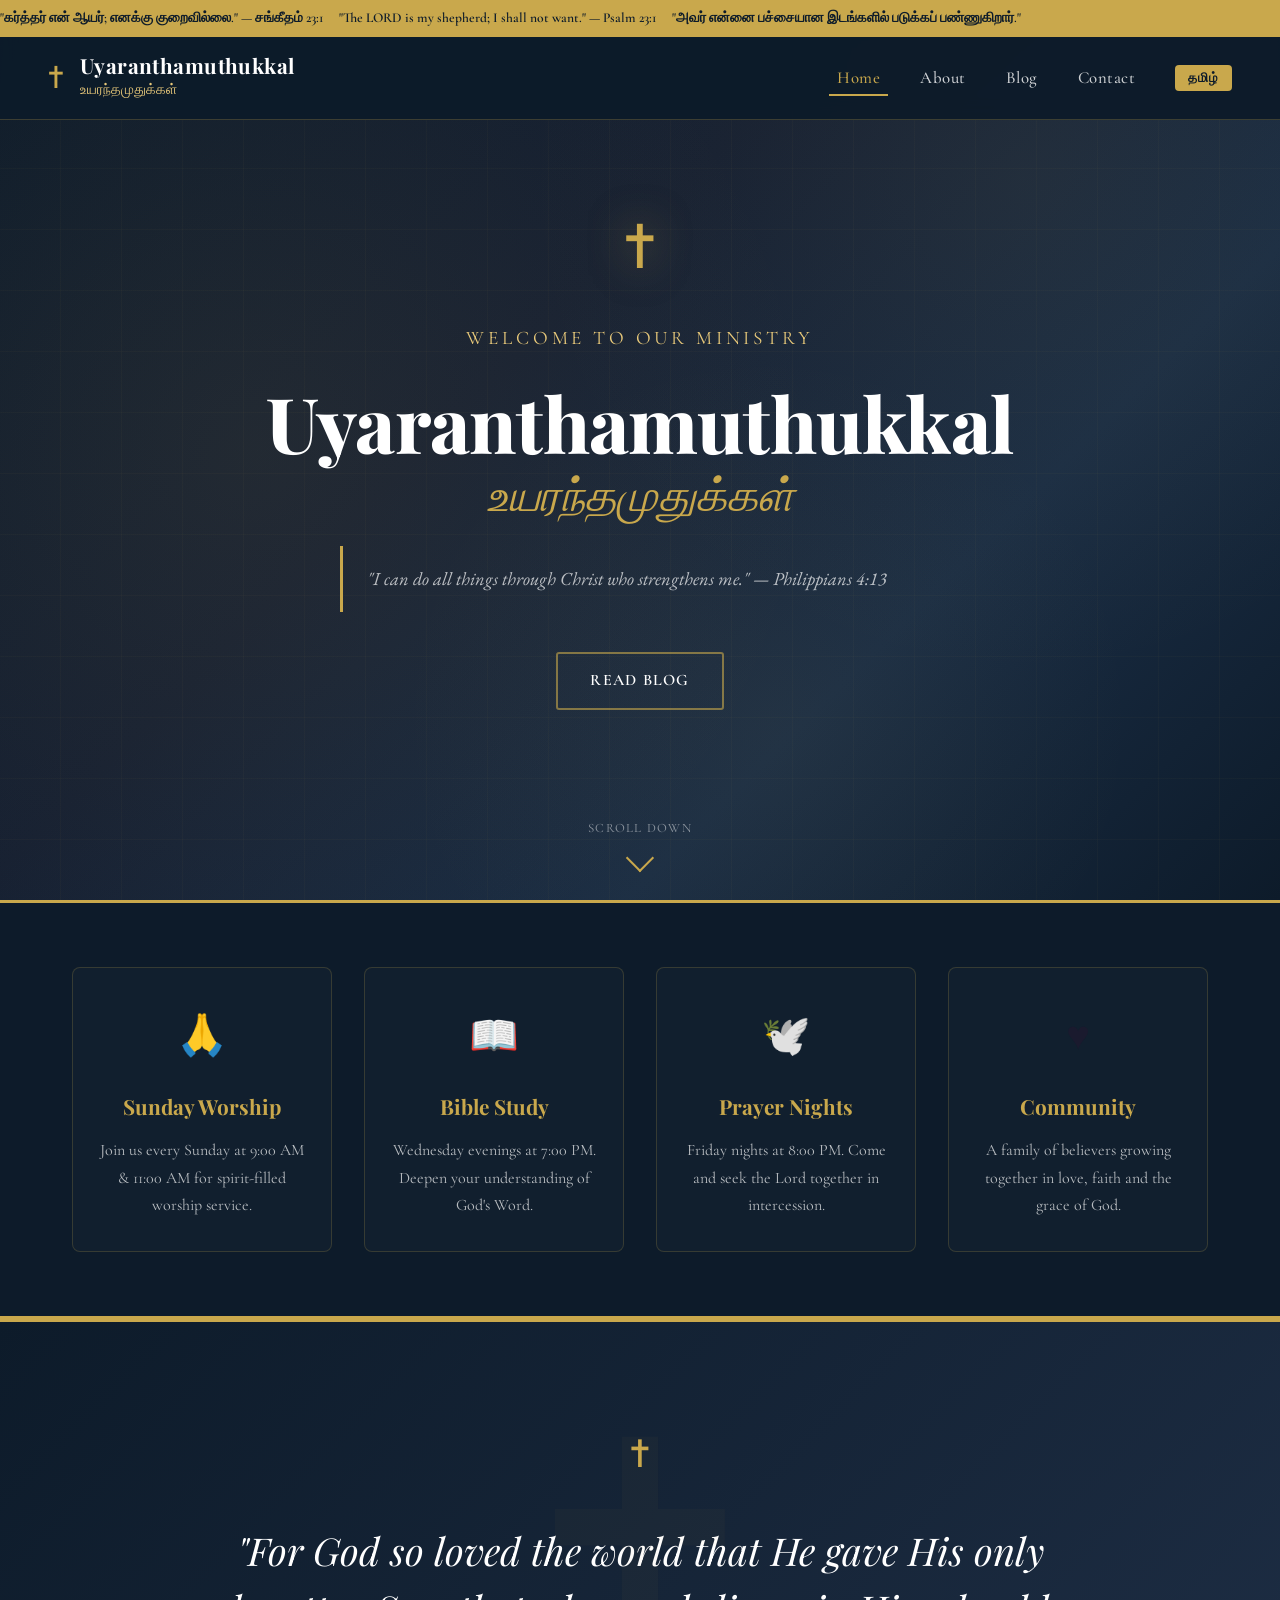
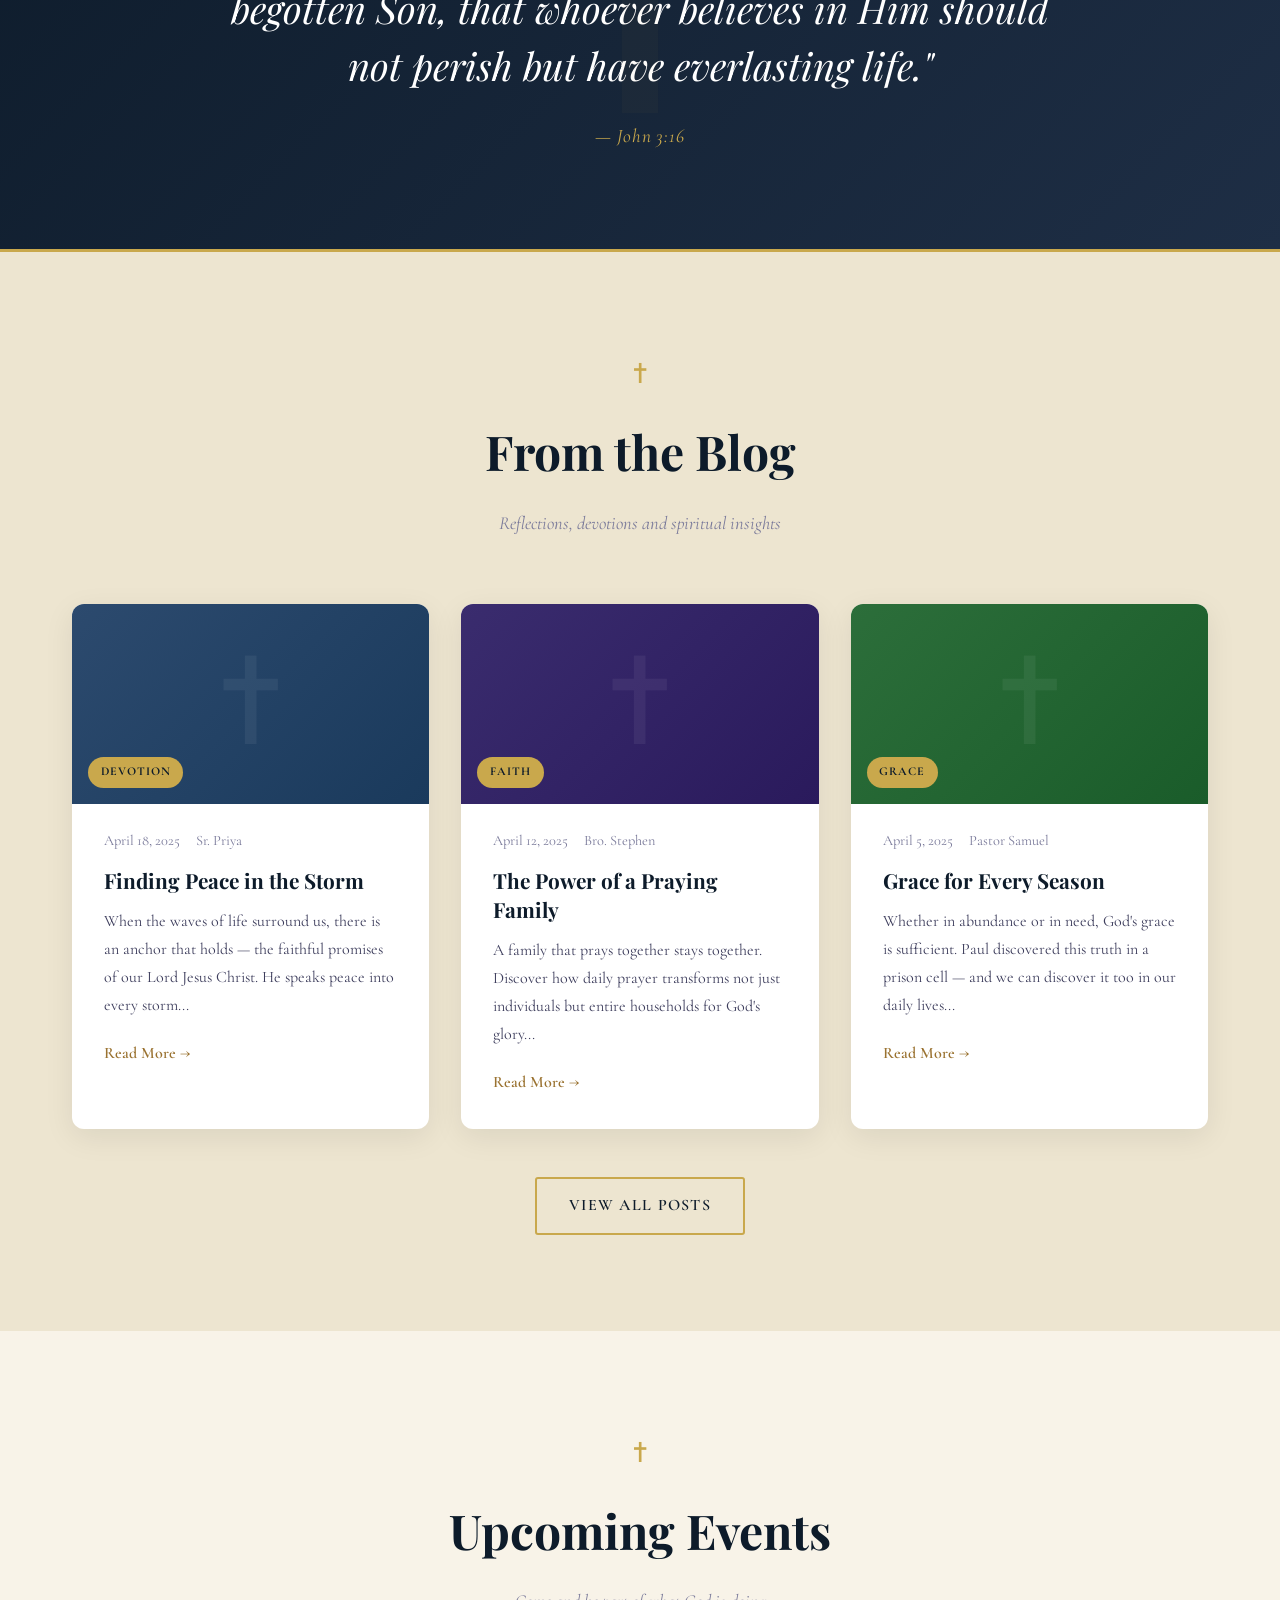
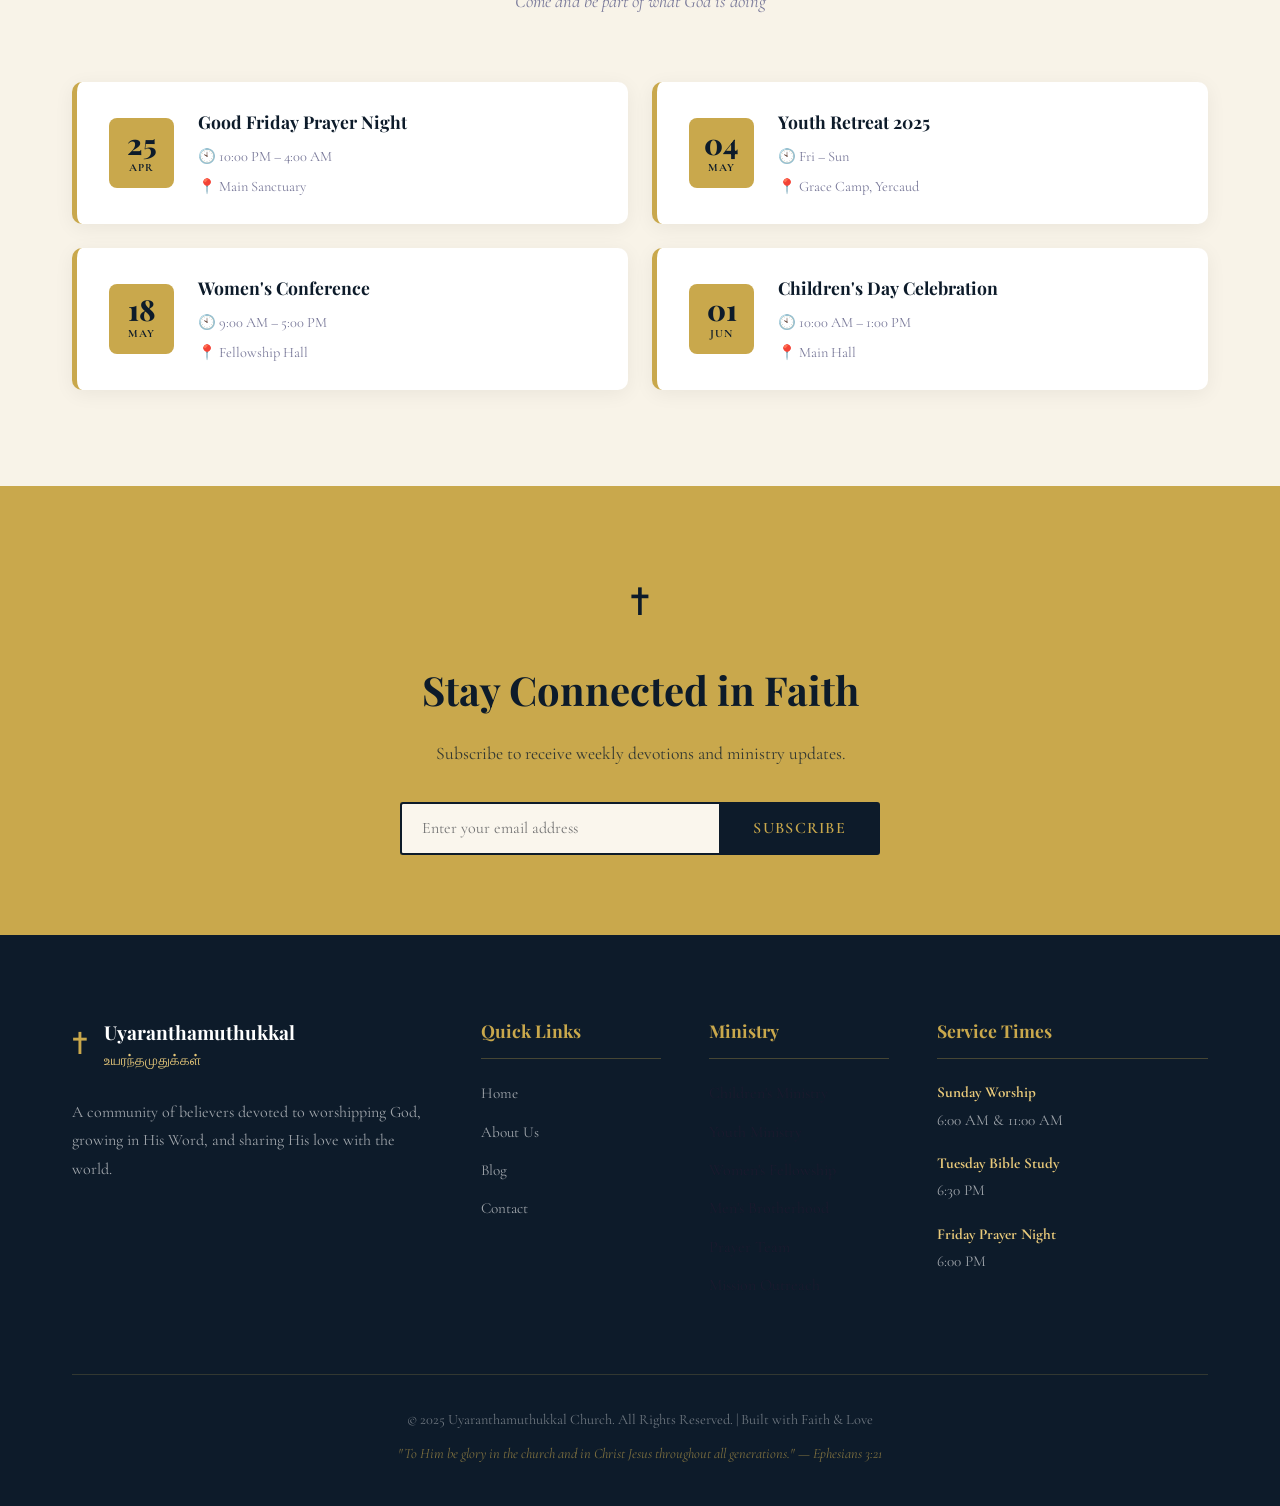
<file: index.html>
<!DOCTYPE html>
<html lang="ta">
<head>
  <meta charset="UTF-8" />
  <meta name="viewport" content="width=device-width, initial-scale=1.0"/>
  
  <!-- Primary SEO -->
  <title>Uyaranthamuthukkal | Christian Church in Kundrathur, Chennai | Tamil Nadu</title>
  <meta name="description" content="Uyranthamuthukkal Church is a vibrant Christian community in Kundrathur, Chennai offering Sunday worship, Bible study, prayer meetings, and spiritual fellowship. Join us to grow in faith and love of Jesus Christ."/>
  <meta name="keywords" content="Christian church Kundrathur, Tamil Nadu church, Uyranthamuthukkal, Chennai church, Sunday worship, Bible study Tamil, prayer ministry Kundrathur"/>
  <meta name="author" content="Uyaranthamuthukkal Church"/>
  <meta name="robots" content="index, follow"/>
  <meta name="googlebot" content="index, follow, max-image-preview:large, max-snippet:-1, max-video-preview:-1"/>
  
  <!-- Canonical URL -->
  <link rel="canonical" href="https://www.uyranthamuthukkal.in/"/>
  
  <!-- Open Graph / Facebook -->
  <meta property="og:type" content="website"/>
  <meta property="og:url" content="https://www.uyranthamthukkal.in/"/>
  <meta property="og:title" content="Uyranthamthukkal | Christian Church in Kundrathur, Chennai"/>
  <meta property="og:description" content="Vibrant Christian community in Kundrathur, Chennai offering Sunday worship, Bible study, and spiritual fellowship. Join us to grow in faith."/>
  <meta property="og:image" content="https://www.uyranthamthukkal.in/images/og-image.jpg"/>
  <meta property="og:image:alt" content="Uyarnthamthukkal Church building with cross"/>
  <meta property="og:site_name" content="Uyarnthamthukkal Church"/>
  <meta property="og:locale" content="ta_IN"/>
  <meta property="og:locale:alternate" content="en_US"/>
  
  <!-- Twitter Card -->
  <meta name="twitter:card" content="summary_large_image"/>
  <meta name="twitter:title" content="Uyarnthamthukkal | Christian Church in Kundrathur"/>  
  <meta name="twitter:description" content="Vibrant Christian community in Kundrathur, Chennai offering Sunday worship, Bible study, and spiritual fellowship."/>
  <meta name="twitter:image" content="https://www.uyranthamthukkal.in/images/og-image.jpg"/>                
  
  <!-- Favicon -->
  <link rel="icon" type="image/png" sizes="32x32" href="images/favicon-32x32.png"/>
  <link rel="icon" type="image/png" sizes="16x16" href="images/favicon-16x16.png"/>
  <link rel="apple-touch-icon" href="images/apple-touch-icon.png"/>
  
  <link rel="preconnect" href="https://fonts.googleapis.com">
  <link rel="preconnect" href="https://fonts.gstatic.com" crossorigin>
  <link href="https://fonts.googleapis.com/css2?family=Playfair+Display:ital,wght@0,400;0,600;0,800;1,400&family=Cormorant+Garamond:ital,wght@0,300;0,400;0,600;1,300;1,400&family=EB+Garamond:ital,wght@0,400;0,500;1,400&display=swap" rel="stylesheet">
  <link rel="stylesheet" href="css/style.css" />
  
  <!-- Schema.org Structured Data -->
  <script type="application/ld+json">
  {
    "@context": "https://schema.org",
    "@type": "Church",
    "name": "Uyaranthamuthukkal",
    "alternateName": "உயரந்தமுதுக்கள்",
    "image": "https://www.uyranthamuthukkal.in/images/church.jpg",
    "description": "Vibrant Christian community in Kundrathur, Chennai offering Sunday worship, Bible study, prayer meetings, and spiritual fellowship.",
    "address": {
      "@type": "PostalAddress",
      "streetAddress": "2/233, Kothandam Salai, 4 Th Cross Stree, Periyar Nagar Expansion",
      "addressLocality": "Kundrathur, Nandambakkam",
      "addressRegion": "Tamil Nadu",
      "postalCode": "600069",
      "addressCountry": "IN"
    },
    "geo": {
      "@type": "GeoCoordinates",
      "latitude": 12.9948,
      "longitude": 80.1347
    },
    "url": "https://www.uyranthamuthukkal.in/",
    "telephone": "+919841711591",
    "email": "ajcsiluvairaja@gmail.com",
    "openingHours": [
      "Su 06:00-13:00",
      "Tu 18:30-20:00",
      "Fr 18:00-20:00"
    ],
    "sameAs": [
      "https://www.facebook.com/uyaranthamuthukkal",
      "https://www.instagram.com/uyaranthamuthukkal"
    ]
  }
  </script>
</head>
<body>

  <!-- Header -->
  <header class="header" id="header">
    <div class="header-top">
      <div class="scripture-ticker">
        <span class="ticker-content">"கர்த்தர் என் ஆயர்; எனக்கு குறைவில்லை." — சங்கீதம் 23:1 &nbsp;&nbsp;&nbsp; "The LORD is my shepherd; I shall not want." — Psalm 23:1 &nbsp;&nbsp;&nbsp; "அவர் என்னை பச்சையான இடங்களில் படுக்கப் பண்ணுகிறார்." &nbsp;&nbsp;&nbsp;</span>
      </div>
    </div>
    <nav class="navbar">
      <div class="nav-logo">
        <div class="logo-cross">✝</div>
        <div class="logo-text">
          <span class="logo-main">Uyaranthamuthukkal</span>
          <span class="logo-sub">உயரந்தமுதுக்கள்</span>
        </div>
      </div>
      <ul class="nav-links" id="navLinks">
        <li><a href="index.html" class="nav-link active" data-en="Home" data-ta="முகப்பு">Home</a></li>
        <li><a href="pages/about.html" class="nav-link" data-en="About" data-ta="எங்களை பற்றி">About</a></li>
        <li><a href="https://www.uyarnthamthukkal.in/search" class="nav-link" data-en="Blog" data-ta="வலைப்பதிவு">Blog</a></li>
        <li><a href="pages/contact.html" class="nav-link" data-en="Contact" data-ta="தொடர்புக்கு">Contact</a></li>
        <li><button id="langToggle" class="btn btn-lang" style="padding: 0.3rem 0.8rem; font-size: 0.8rem; margin-left: 1rem; background: var(--gold); color: var(--deep-navy); border: none; border-radius: 4px; cursor: pointer; font-weight: bold;">தமிழ்</button></li>
      </ul>
      <div class="hamburger" id="hamburger">
        <span></span><span></span><span></span>
      </div>
    </nav>
  </header>

  <!-- Hero Section -->
  <section class="hero">
    <div class="hero-bg">
      <div class="hero-overlay"></div>
      <div class="hero-particles" id="particles"></div>
    </div>
    <div class="hero-content">
      <div class="hero-cross-large">✝</div>
      <p class="hero-subtitle fade-in" data-en="Welcome to Our Ministry" data-ta="எங்கள் ஊழியத்திற்கு உங்களை வரவேற்கிறோம்">Welcome to Our Ministry</p>
      <h1 class="hero-title fade-in delay-1">
        <span class="title-line-1">Uyaranthamuthukkal</span>
        <span class="title-line-2">உயரந்தமுதுக்கள்</span>
      </h1>
      <p class="hero-verse fade-in delay-2" data-en='"I can do all things through Christ who strengthens me." — Philippians 4:13' data-ta='"என்னை பெலப்படுத்துகிற கிறிஸ்துவினாலே எல்லாவற்றையும் செய்ய எனக்குப் பெலன் உண்டு." — பிலிப்பியர் 4:13'>"I can do all things through Christ who strengthens me." — Philippians 4:13</p>
      <div class="hero-buttons fade-in delay-3">
        <a href="https://www.uyarnthamthukkal.in/search" class="btn btn-outline">Read Blog</a>
      </div>
    </div>
    <div class="hero-scroll-indicator">
      <span>Scroll Down</span>
      <div class="scroll-arrow"></div>
    </div>
  </section>

  <!-- Welcome Banner -->
  <section class="welcome-banner">
    <div class="container">
      <div class="welcome-grid">
        <div class="welcome-card">
          <div class="welcome-icon">🙏</div>
          <h3 data-en="Sunday Worship" data-ta="ஞாயிறு ஆராதனை">Sunday Worship</h3>
          <p data-en="Join us every Sunday at 9:00 AM & 11:00 AM for spirit-filled worship service." data-ta="ஆவிக்குரிய ஆராதனைக்காக ஒவ்வொரு ஞாயிற்றுக்கிழமையும் காலை 9:00 மற்றும் 11:00 மணிக்கு எங்களுடன் இணையுங்கள்.">Join us every Sunday at 9:00 AM & 11:00 AM for spirit-filled worship service.</p>
        </div>
        <div class="welcome-card">
          <div class="welcome-icon">📖</div>
          <h3 data-en="Bible Study" data-ta="வேத பாடம்">Bible Study</h3>
          <p data-en="Wednesday evenings at 7:00 PM. Deepen your understanding of God's Word." data-ta="புதன்கிழமை மாலை 7:00 மணிக்கு. தேவனுடைய வார்த்தையைப் பற்றிய உங்கள் புரிதலை ஆழப்படுத்துங்கள்.">Wednesday evenings at 7:00 PM. Deepen your understanding of God's Word.</p>
        </div>
        <div class="welcome-card">
          <div class="welcome-icon">🕊️</div>
          <h3 data-en="Prayer Nights" data-ta="ஜெப இரவுகள்">Prayer Nights</h3>
          <p data-en="Friday nights at 8:00 PM. Come and seek the Lord together in intercession." data-ta="வெள்ளிக்கிழமை இரவு 8:00 மணிக்கு. இணைந்து கர்த்தரைத் தேடுவோம்.">Friday nights at 8:00 PM. Come and seek the Lord together in intercession.</p>
        </div>
        <div class="welcome-card">
          <div class="welcome-icon">♥</div>
          <h3 data-en="Community" data-ta="சமூகம்">Community</h3>
          <p data-en="A family of believers growing together in love, faith and the grace of God." data-ta="அன்பு, விசுவாசம் மற்றும் தேவ கிருபையில் இணைந்து வளரும் விசுவாசிகளின் குடும்பம்.">A family of believers growing together in love, faith and the grace of God.</p>
        </div>
      </div>
    </div>
  </section>

  <!-- Scripture Banner -->
  <section class="scripture-banner">
    <div class="scripture-banner-cross">✝</div>
    <div class="container">
      <blockquote class="scripture-quote" data-en='"For God so loved the world that He gave His only begotten Son, that whoever believes in Him should not perish but have everlasting life."' data-ta='"தேவன், தம்முடைய ஒரேபேறான குமாரனை விசுவாசிக்கிறவன் எவனோ அவன் கெட்டுப்போகாமல் நித்தியஜீவனை அடையும்படிக்கு, அவரைத் தந்தருளி, இவ்வளவாய் உலகத்தில் அன்புகூர்ந்தார்."'>"For God so loved the world that He gave His only begotten Son, that whoever believes in Him should not perish but have everlasting life."</blockquote>
      <cite data-en="— John 3:16" data-ta="— யோவான் 3:16">— John 3:16</cite>
    </div>
  </section>

  <!-- Blog Section -->
  <section class="blog-section section">
    <div class="container">
      <div class="section-header">
        <div class="section-cross">✝</div>
        <h2 class="section-title" data-en="From the Blog" data-ta="வலைப்பதிவிலிருந்து">From the Blog</h2>
        <p class="section-subtitle" data-en="Reflections, devotions and spiritual insights" data-ta="சிந்தனைகள், தியானங்கள் மற்றும் ஆன்மீக நுண்ணறிவுகள்">Reflections, devotions and spiritual insights</p>
      </div>
      <div class="blog-grid">
        <article class="blog-card">
          <div class="blog-card-image">
            <div class="blog-image-placeholder blog-img-1">
              <span class="blog-category" data-en="Devotion" data-ta="தியானம்">Devotion</span>
            </div>
          </div>
          <div class="blog-card-body">
            <div class="blog-meta">
              <span class="blog-date" data-en="April 18, 2025" data-ta="ஏப்ரல் 18, 2025">April 18, 2025</span>
              <span class="blog-author" data-en="Sr. Priya" data-ta="சகோதரி பிரியா">Sr. Priya</span>
            </div>
            <h3 class="blog-title" data-en="Finding Peace in the Storm" data-ta="புயலில் அமைதியைக் கண்டறிதல்">Finding Peace in the Storm</h3>
            <p class="blog-excerpt" data-en="When the waves of life surround us, there is an anchor that holds — the faithful promises of our Lord Jesus Christ. He speaks peace into every storm..." data-ta="வாழ்க்கையின் அலைகள் நம்மைச் சூழ்ந்திருக்கும்போது, ​​நம்முடைய கர்த்தராகிய இயேசு கிறிஸ்துவின் விசுவாசமுள்ள வாக்குத்தத்தங்களே நம்மைத் தாங்கும் நங்கூரம்...">When the waves of life surround us, there is an anchor that holds — the faithful promises of our Lord Jesus Christ. He speaks peace into every storm...</p>
            <a href="https://www.uyarnthamthukkal.in/search" class="blog-read-more" data-en="Read More →" data-ta="மேலும் வாசிக்க →">Read More <span>→</span></a>
          </div>
        </article>
        <article class="blog-card">
          <div class="blog-card-image">
            <div class="blog-image-placeholder blog-img-2">
              <span class="blog-category" data-en="Faith" data-ta="விசுவாசம்">Faith</span>
            </div>
          </div>
          <div class="blog-card-body">
            <div class="blog-meta">
              <span class="blog-date" data-en="April 12, 2025" data-ta="ஏப்ரல் 12, 2025">April 12, 2025</span>
              <span class="blog-author" data-en="Bro. Stephen" data-ta="சகோதரர் ஸ்டீபன்">Bro. Stephen</span>
            </div>
            <h3 class="blog-title" data-en="The Power of a Praying Family" data-ta="ஜெபிக்கும் குடும்பத்தின் வல்லமை">The Power of a Praying Family</h3>
            <p class="blog-excerpt" data-en="A family that prays together stays together. Discover how daily prayer transforms not just individuals but entire households for God's glory..." data-ta="இணைந்து ஜெபிக்கும் குடும்பம் இணைந்து வாழும். தினசரி ஜெபம் தனிநபர்களை மட்டுமல்ல, முழு குடும்பத்தையும் எவ்வாறு மாற்றுகிறது என்பதைக் கண்டறியுங்கள்...">A family that prays together stays together. Discover how daily prayer transforms not just individuals but entire households for God's glory...</p>
            <a href="https://www.uyarnthamthukkal.in/search" class="blog-read-more" data-en="Read More →" data-ta="மேலும் வாசிக்க →">Read More <span>→</span></a>
          </div>
        </article>
        <article class="blog-card">
          <div class="blog-card-image">
            <div class="blog-image-placeholder blog-img-3">
              <span class="blog-category" data-en="Grace" data-ta="கிருபை">Grace</span>
            </div>
          </div>
          <div class="blog-card-body">
            <div class="blog-meta">
              <span class="blog-date" data-en="April 5, 2025" data-ta="ஏப்ரல் 5, 2025">April 5, 2025</span>
              <span class="blog-author" data-en="Pastor Samuel" data-ta="போதகர் சாமுவேல்">Pastor Samuel</span>
            </div>
            <h3 class="blog-title" data-en="Grace for Every Season" data-ta="ஒவ்வொரு காலத்திற்கும் கிருபை">Grace for Every Season</h3>
            <p class="blog-excerpt" data-en="Whether in abundance or in need, God's grace is sufficient. Paul discovered this truth in a prison cell — and we can discover it too in our daily lives..." data-ta="ஏராளமானதாக இருந்தாலும் சரி, தேவையாக இருந்தாலும் சரி, தேவனுடைய கிருபை போதுமானது. பவுல் இந்த உண்மையை சிறையில் கண்டார்...">Whether in abundance or in need, God's grace is sufficient. Paul discovered this truth in a prison cell — and we can discover it too in our daily lives...</p>
            <a href="https://www.uyarnthamthukkal.in/search" class="blog-read-more" data-en="Read More →" data-ta="மேலும் வாசிக்க →">Read More <span>→</span></a>
          </div>
        </article>
      </div>
      <div class="section-footer">
        <a href="https://www.uyarnthamthukkal.in/search" class="btn btn-outline" data-en="View All Posts" data-ta="அனைத்து பதிவுகளையும் பார்க்க">View All Posts</a>
      </div>
    </div>
  </section>

  <!-- Events Section -->
  <section class="events-section section">
    <div class="container">
      <div class="section-header">
        <div class="section-cross">✝</div>
        <h2 class="section-title" data-en="Upcoming Events" data-ta="வரவிருக்கும் நிகழ்வுகள்">Upcoming Events</h2>
        <p class="section-subtitle" data-en="Come and be part of what God is doing" data-ta="தேவன் செய்வதில் நீங்களும் ஒரு பகுதியாக இருங்கள்">Come and be part of what God is doing</p>
      </div>
      <div class="events-grid">
        <div class="event-card">
          <div class="event-date-box">
            <span class="event-day">25</span>
            <span class="event-month" data-en="APR" data-ta="ஏப்ரல்">APR</span>
          </div>
          <div class="event-info">
            <h4 data-en="Good Friday Prayer Night" data-ta="பெரிய வெள்ளி ஜெப இரவு">Good Friday Prayer Night</h4>
            <p class="event-time" data-en="🕙 10:00 PM – 4:00 AM" data-ta="🕙 இரவு 10:00 – அதிகாலை 4:00">🕙 10:00 PM – 4:00 AM</p>
            <p class="event-location" data-en="📍 Main Sanctuary" data-ta="📍 முக்கிய ஆராதனை அரங்கம்">📍 Main Sanctuary</p>
          </div>
        </div>
        <div class="event-card">
          <div class="event-date-box">
            <span class="event-day">04</span>
            <span class="event-month" data-en="MAY" data-ta="மே">MAY</span>
          </div>
          <div class="event-info">
            <h4 data-en="Youth Retreat 2025" data-ta="வாலிபர் முகாம் 2025">Youth Retreat 2025</h4>
            <p class="event-time" data-en="🕙 Fri – Sun" data-ta="🕙 வெள்ளி – ஞாயிறு">🕙 Fri – Sun</p>
            <p class="event-location" data-en="📍 Grace Camp, Yercaud" data-ta="📍 கிரேஸ் முகாம், ஏற்காடு">📍 Grace Camp, Yercaud</p>
          </div>
        </div>
        <div class="event-card">
          <div class="event-date-box">
            <span class="event-day">18</span>
            <span class="event-month" data-en="MAY" data-ta="மே">MAY</span>
          </div>
          <div class="event-info">
            <h4 data-en="Women's Conference" data-ta="பெண்கள் மாநாடு">Women's Conference</h4>
            <p class="event-time" data-en="🕙 9:00 AM – 5:00 PM" data-ta="🕙 காலை 9:00 – மாலை 5:00">🕙 9:00 AM – 5:00 PM</p>
            <p class="event-location" data-en="📍 Fellowship Hall" data-ta="📍 ஐக்கிய அரங்கம்">📍 Fellowship Hall</p>
          </div>
        </div>
        <div class="event-card">
          <div class="event-date-box">
            <span class="event-day">01</span>
            <span class="event-month" data-en="JUN" data-ta="ஜூன்">JUN</span>
          </div>
          <div class="event-info">
            <h4 data-en="Children's Day Celebration" data-ta="சிறுவர் தின கொண்டாட்டம்">Children's Day Celebration</h4>
            <p class="event-time" data-en="🕙 10:00 AM – 1:00 PM" data-ta="🕙 காலை 10:00 – மதியம் 1:00">🕙 10:00 AM – 1:00 PM</p>
            <p class="event-location" data-en="📍 Main Hall" data-ta="📍 முக்கிய அரங்கம்">📍 Main Hall</p>
          </div>
        </div>
      </div>
    </div>
  </section>

  <!-- Newsletter -->
  <section class="newsletter-section">
    <div class="container">
      <div class="newsletter-inner">
        <div class="newsletter-cross">✝</div>
        <h2 data-en="Stay Connected in Faith" data-ta="விசுவாசத்தில் இணைந்திருங்கள்">Stay Connected in Faith</h2>
        <p data-en="Subscribe to receive weekly devotions and ministry updates." data-ta="வாராந்திர தியானங்கள் மற்றும் ஊழிய செய்திகளைப் பெற குழுசேருங்கள்.">Subscribe to receive weekly devotions and ministry updates.</p>
        <form class="newsletter-form" onsubmit="handleSubscribe(event)">
          <input type="email" placeholder="Enter your email address" required />
          <button type="submit" class="btn btn-primary" data-en="Subscribe" data-ta="குழுசேர்">Subscribe</button>
        </form>
      </div>
    </div>
  </section>

  <!-- Footer -->
  <footer class="footer">
    <div class="container">
      <div class="footer-grid">
        <div class="footer-brand">
          <div class="footer-logo">
            <span class="footer-cross">✝</span>
            <div>
              <span class="footer-logo-main">Uyaranthamuthukkal</span>
              <span class="footer-logo-sub">உயரந்தமுதுக்கள்</span>
            </div>
          </div>
          <p class="footer-desc" data-en="A community of believers devoted to worshipping God, growing in His Word, and sharing His love with the world." data-ta="தேவனைத் தொழுதுகொள்ளவும், அவருடைய வார்த்தையில் வளரவும், அவருடைய அன்பை உலகத்துடன் பகிர்ந்து கொள்ளவும் அர்ப்பணிக்கப்பட்ட விசுவாசிகளின் சமூகம்.">A community of believers devoted to worshipping God, growing in His Word, and sharing His love with the world.</p>
        </div>
        <div class="footer-links-col">
          <h4 data-en="Quick Links" data-ta="விரைவு இணைப்புகள்">Quick Links</h4>
          <ul>
            <li><a href="index.html" data-en="Home" data-ta="முகப்பு">Home</a></li>
            <li><a href="pages/about.html" data-en="About Us" data-ta="எங்களை பற்றி">About Us</a></li>
            <li><a href="https://www.uyarnthamthukkal.in/search" data-en="Blog" data-ta="வலைப்பதிவு">Blog</a></li>
            <li><a href="pages/contact.html" data-en="Contact" data-ta="தொடர்புக்கு">Contact</a></li>
          </ul>
        </div>
        <div class="footer-links-col">
          <h4 data-en="Ministry" data-ta="ஊழியங்கள்">Ministry</h4>
          <ul>
            <li data-en="Children's Ministry" data-ta="சிறுவர் ஊழியம்">Children's Ministry</li>
            <li data-en="Youth Ministry" data-ta="வாலிபர் ஊழியம்">Youth Ministry</li>
            <li data-en="Women's Fellowship" data-ta="பெண்கள் ஐக்கியம்">Women's Fellowship</li>
            <li data-en="Men's Brotherhood" data-ta="ஆண்கள் ஐக்கியம்">Men's Brotherhood</li>
            <li data-en="Prayer Team" data-ta="ஜெபக் குழு">Prayer Team</li>
            <li data-en="Mission Outreach" data-ta="மிஷனரி பணி">Mission Outreach</li>
          </ul>
        </div>
        <div class="footer-contact-col">
          <h4 data-en="Service Times" data-ta="ஆராதனை நேரங்கள்">Service Times</h4>
          <div class="service-time">
            <p><strong data-en="Sunday Worship" data-ta="ஞாயிறு ஆராதனை">Sunday Worship</strong></p>
            <p data-en="6:00 AM & 11:00 AM" data-ta="காலை 6:00 மற்றும் 11:00">6:00 AM & 11:00 AM</p>
          </div>
          <div class="service-time">
            <p><strong data-en="Tuesday Bible Study" data-ta="செவ்வாய் வேத பாடம்">Tuesday Bible Study</strong></p>
            <p data-en="6:30 PM" data-ta="மாலை 6:30">6:30 PM</p>
          </div>
          <div class="service-time">
            <p><strong data-en="Friday Prayer Night" data-ta="வெள்ளி ஜெப இரவு">Friday Prayer Night</strong></p>
            <p data-en="6:00 PM" data-ta="இரவு 6:00">6:00 PM</p>
          </div>
        </div>
      </div>
      <div class="footer-bottom">
        <p data-en="© 2025 Uyaranthamuthukkal Church. All Rights Reserved. | Built with Faith & Love" data-ta="© 2025 உயரந்தமுதுக்கள் சபை. அனைத்து உரிமைகளும் பாதுகாக்கப்பட்டவை. | விசுவாசம் மற்றும் அன்புடன் கட்டப்பட்டது">© 2025 Uyaranthamuthukkal Church. All Rights Reserved. | Built with Faith & Love</p>
        <p class="footer-verse" data-en='"To Him be glory in the church and in Christ Jesus throughout all generations." — Ephesians 3:21' data-ta='"சபையிலே கிறிஸ்து இயேசுவின் மூலமாய் தலைமுறை தலைமுறைக்கும் என்றென்றைக்கும் மகிமை உண்டாவதாக." — எபேசியர் 3:21'>"To Him be glory in the church and in Christ Jesus throughout all generations." — Ephesians 3:21</p>
      </div>
    </div>
  </footer>

  <script src="js/main.js"></script>
</body>
</html>
</file>
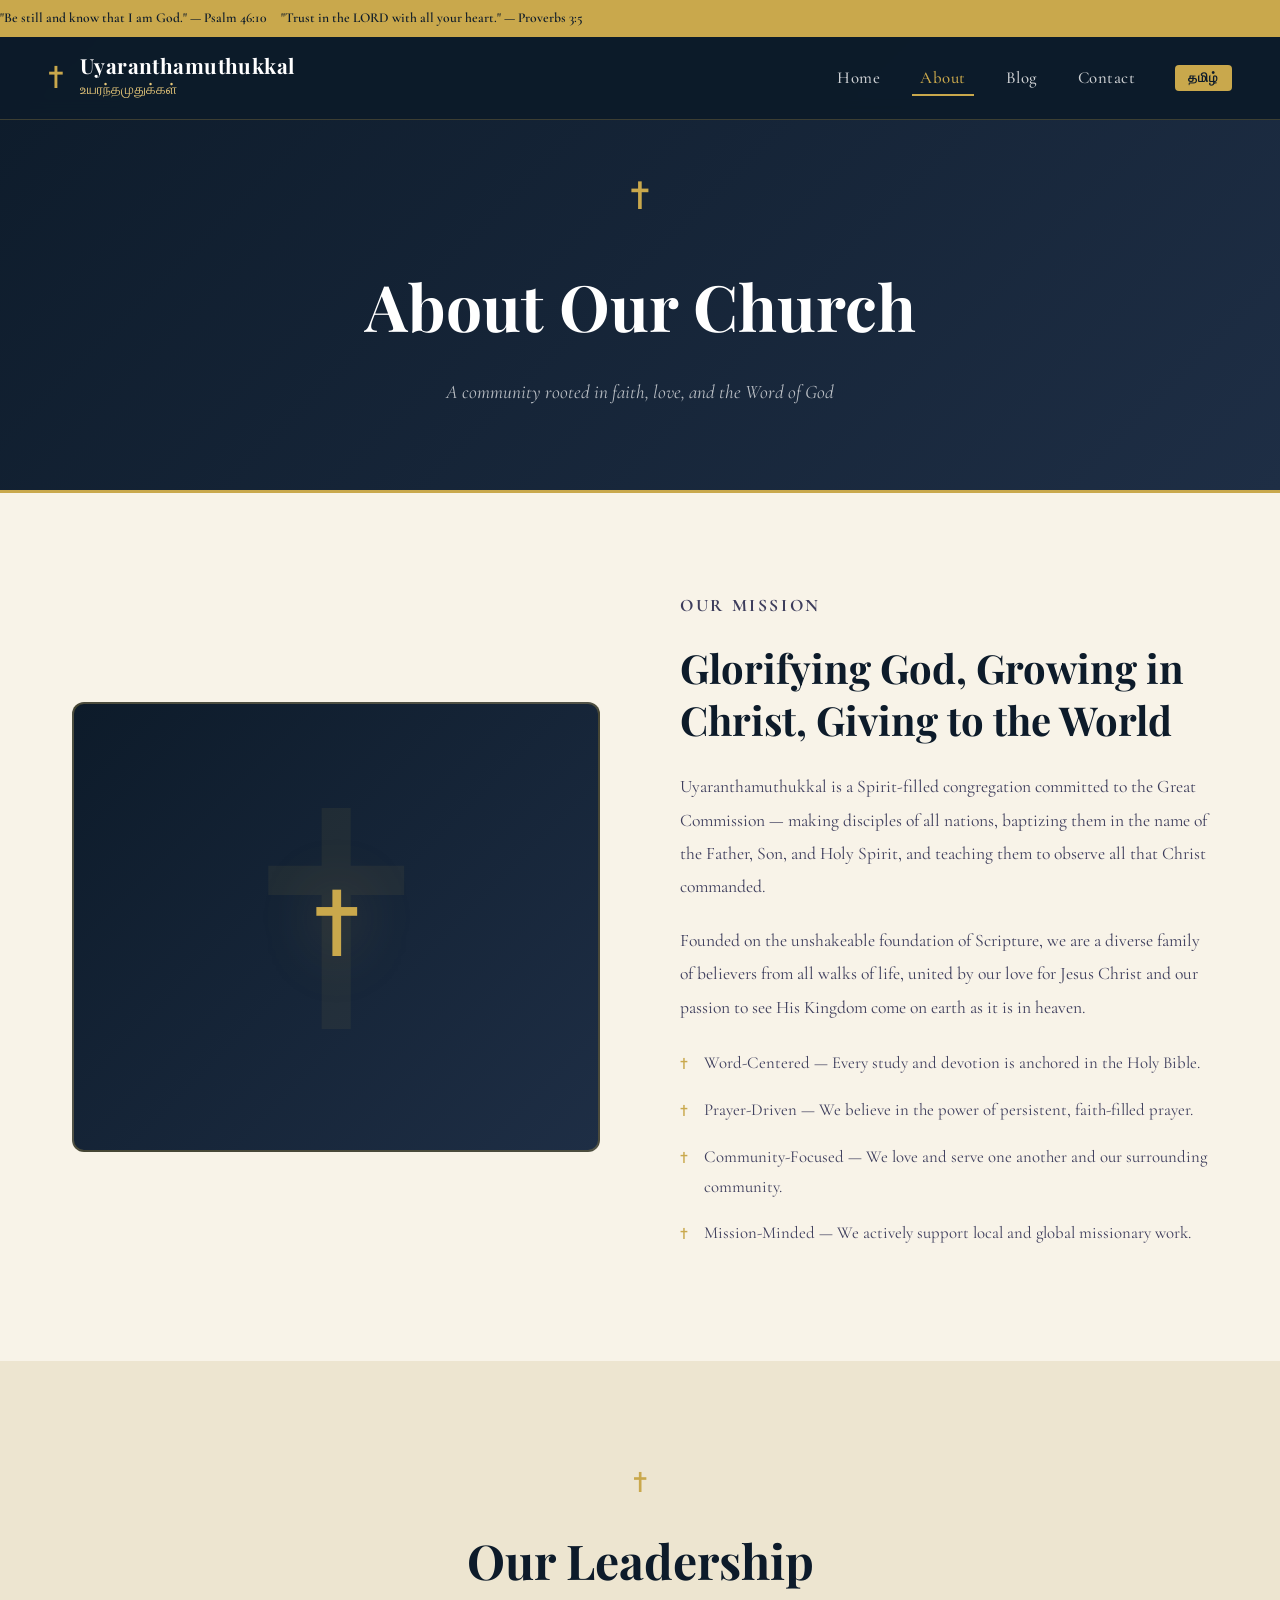
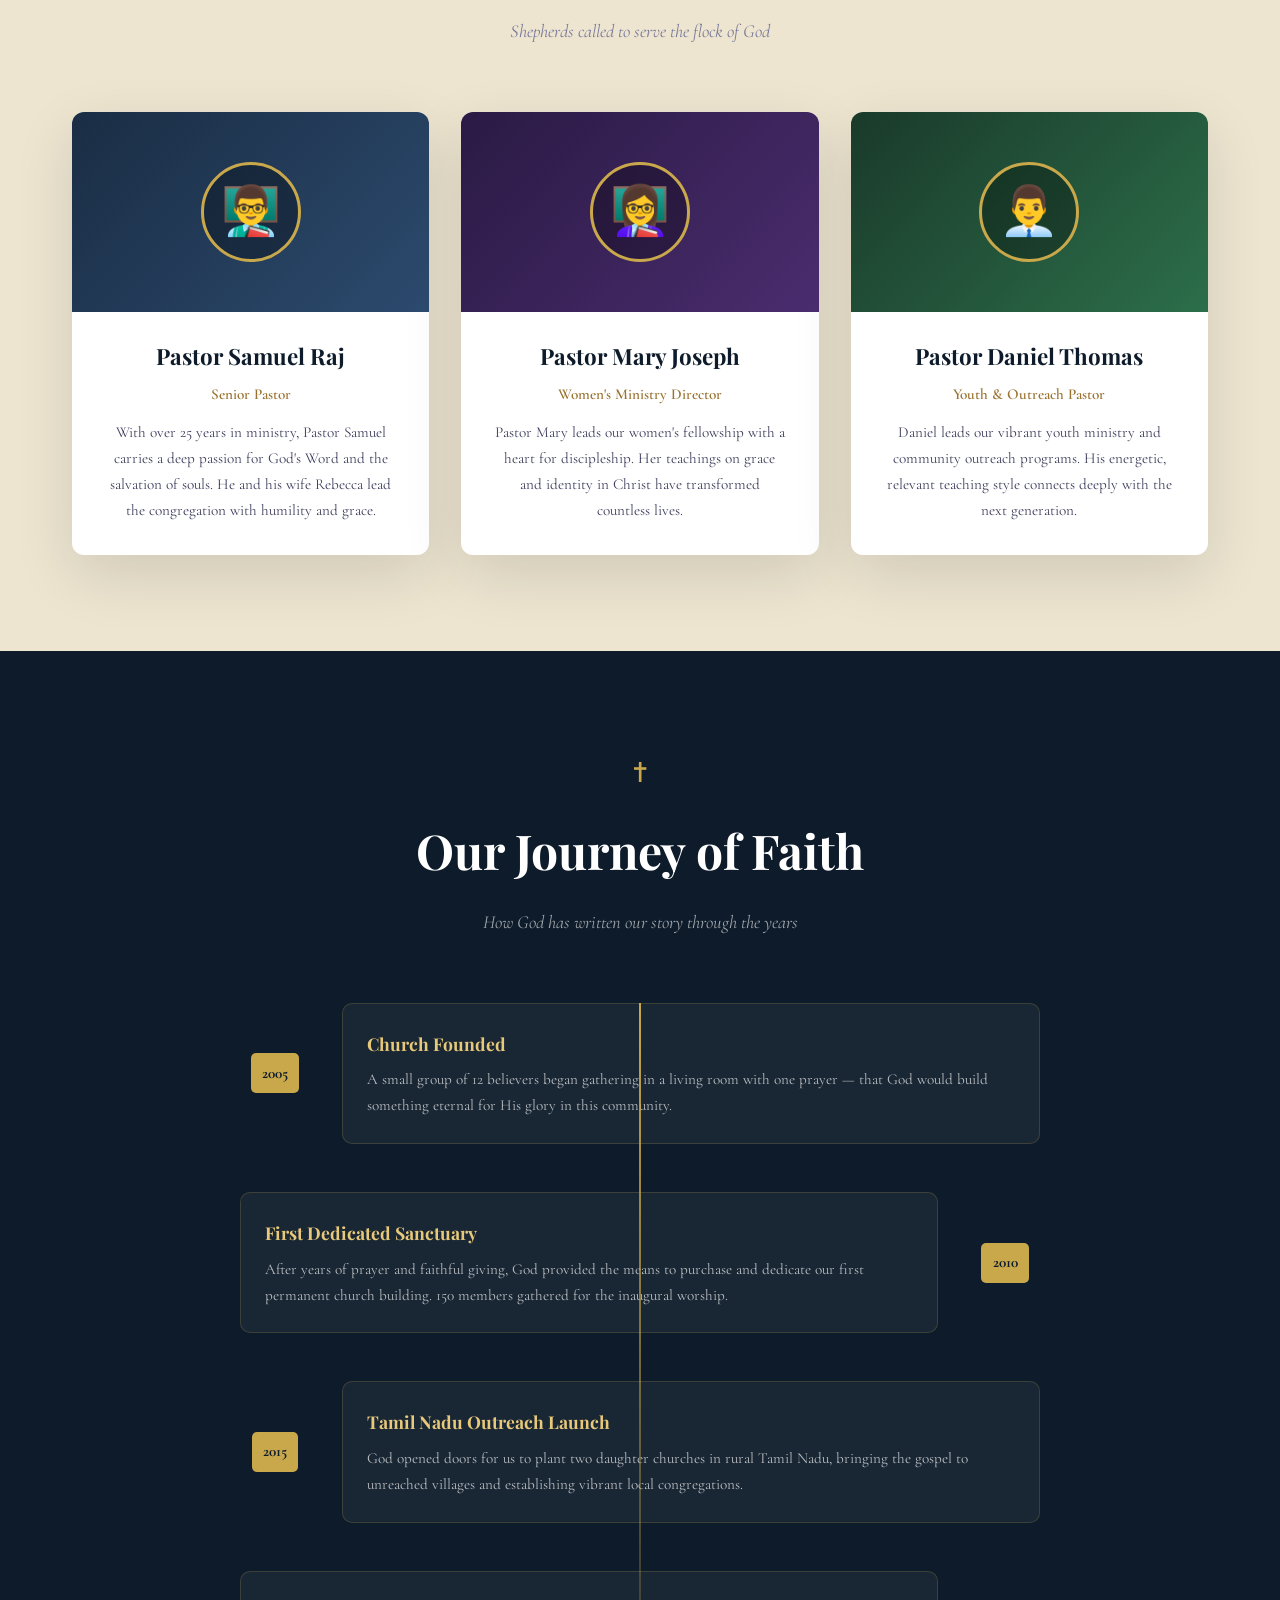
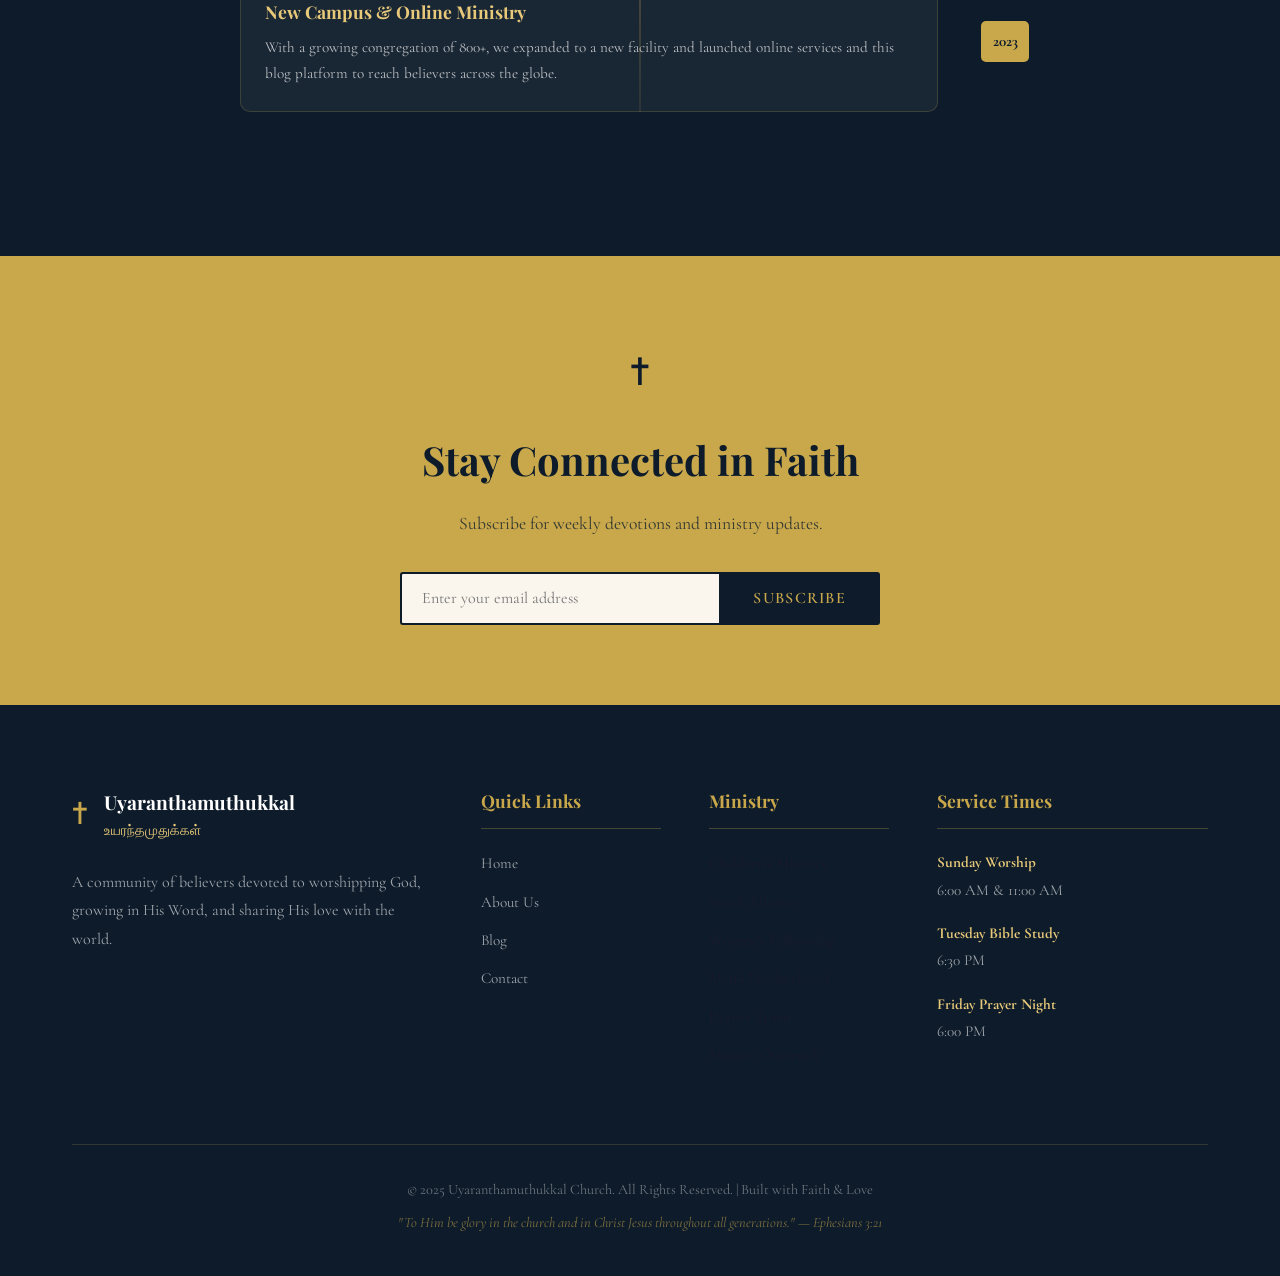
<file: pages/about.html>
<!DOCTYPE html>
<html lang="ta">
<head>
  <meta charset="UTF-8"/>
  <meta name="viewport" content="width=device-width, initial-scale=1.0"/>
  
  <!-- Primary SEO -->
  <title>About Us | Uyaranthamuthukkal Church | Kundrathur, Chennai</title>
  <meta name="description" content="Learn about Uyaranthamuthukkal Church's mission, history, leadership team, and core values. A Christian community dedicated to worshipping God and serving Kundrathur, Tamil Nadu."/>
  <meta name="keywords" content="about church Kundrathur, Uyaranthamuthukkal history, church leadership Tamil Nadu, Christian community Chennai"/>
  <meta name="author" content="Uyaranthamuthukkal Church"/>
  <meta name="robots" content="index, follow"/>
  
  <!-- Canonical URL -->
  <link rel="canonical" href="https://www.uyaranthamuthukkal.in/about.html"/>
  
  <!-- Open Graph / Facebook -->
  <meta property="og:type" content="website"/>
  <meta property="og:url" content="https://www.uyaranthamuthukkal.in/about.html"/>
  <meta property="og:title" content="About Us | Uyaranthamuthukkal Church | Kundrathur"/>
  <meta property="og:description" content="Discover our mission, history, and leadership team. A Christian community dedicated to faith, love, and service in Kundrathur, Chennai."/>
  <meta property="og:image" content="https://www.uyaranthamuthukkal.in/images/about-og.jpg"/>
  <meta property="og:site_name" content="Uyaranthamuthukkal Church"/>
  <meta property="og:locale" content="ta_IN"/>
  <meta property="og:locale:alternate" content="en_US"/>
  
  <!-- Twitter Card -->
  <meta name="twitter:card" content="summary_large_image"/>
  <meta name="twitter:title" content="About Us | Uyaranthamuthukkal Church"/>
  <meta name="twitter:description" content="Discover our mission, history, and leadership team. A Christian community in Kundrathur, Chennai."/>
  <meta name="twitter:image" content="https://www.uyaranthamuthukkal.in/images/about-og.jpg"/>
  
  <!-- Favicon -->
  <link rel="icon" type="image/png" sizes="32x32" href="../images/favicon-32x32.png"/>
  <link rel="icon" type="image/png" sizes="16x16" href="../images/favicon-16x16.png"/>
  <link rel="apple-touch-icon" href="../images/apple-touch-icon.png"/>
  
  <link href="https://fonts.googleapis.com/css2?family=Playfair+Display:ital,wght@0,400;0,600;0,800;1,400&family=Cormorant+Garamond:ital,wght@0,300;0,400;0,600;1,300;1,400&family=EB+Garamond:ital,wght@0,400;0,500;1,400&display=swap" rel="stylesheet">
  <link rel="stylesheet" href="../css/style.css"/>
  
  <!-- Schema.org Structured Data -->
  <script type="application/ld+json">
  {
    "@context": "https://schema.org",
    "@type": "Organization",
    "name": "Uyaranthamuthukkal",
    "alternateName": "உயரந்தமுதுக்கள்",
    "url": "https://www.uyaranthamuthukkal.in/",
    "logo": "https://www.uyaranthamuthukkal.in/images/logo.png",
    "description": "A community of believers devoted to worshipping God, growing in His Word, and sharing His love with the world."
  }
  </script>
  <style>
    .about-mission { padding: 6rem 0; background: var(--cream); }
    .about-mission-grid { display: grid; grid-template-columns: 1fr 1fr; gap: 5rem; align-items: center; }
    .about-mission-visual {
      background: linear-gradient(135deg, var(--deep-navy), var(--navy-mid));
      border-radius: 12px; height: 450px;
      display: flex; align-items: center; justify-content: center;
      position: relative; overflow: hidden;
      border: 2px solid rgba(201,168,76,0.3);
    }
    .about-mission-visual::before { content: '✝'; font-size: 20rem; color: rgba(201,168,76,0.07); position: absolute; }
    .about-mission-visual .cross-center { font-size: 6rem; color: var(--gold); position: relative; z-index: 1; text-shadow: 0 0 60px rgba(201,168,76,0.4); }
    .about-label { color: var(--gold); font-size: 0.9rem; font-weight: 700; letter-spacing: 0.15em; text-transform: uppercase; margin-bottom: 1rem; }
    .about-mission h2 { font-family: var(--font-display); font-size: 2.5rem; color: var(--deep-navy); margin-bottom: 1.5rem; line-height: 1.3; }
    .about-mission p { color: var(--text-body); font-size: 1.1rem; line-height: 1.9; margin-bottom: 1.25rem; }
    .values-list { list-style: none; margin-top: 1.5rem; }
    .values-list li { display: flex; gap: 1rem; align-items: flex-start; margin-bottom: 1rem; }
    .values-list li::before { content: '✝'; color: var(--gold); flex-shrink: 0; margin-top: 2px; }
    .values-list li span { color: var(--text-body); font-size: 1.05rem; }
    .team-section { padding: 6rem 0; background: var(--cream-dark); }
    .team-grid { display: grid; grid-template-columns: repeat(3, 1fr); gap: 2rem; margin-top: 3rem; }
    .team-card { background: var(--white); border-radius: 12px; overflow: hidden; box-shadow: var(--shadow); text-align: center; transition: var(--transition); }
    .team-card:hover { transform: translateY(-6px); }
    .team-photo { height: 200px; display: flex; align-items: center; justify-content: center; position: relative; }
    .team-photo-1 { background: linear-gradient(135deg, #1a2d44, #2c4a6e); }
    .team-photo-2 { background: linear-gradient(135deg, #2a1a44, #4a2c6e); }
    .team-photo-3 { background: linear-gradient(135deg, #1a3a2a, #2c6e4a); }
    .team-avatar { width: 100px; height: 100px; border-radius: 50%; border: 3px solid var(--gold); display: flex; align-items: center; justify-content: center; font-size: 3rem; background: rgba(0,0,0,0.3); }
    .team-card-body { padding: 1.5rem 2rem 2rem; }
    .team-name { font-family: var(--font-display); font-size: 1.4rem; color: var(--deep-navy); margin-bottom: 0.25rem; }
    .team-role { color: var(--gold-dark); font-weight: 600; font-size: 0.95rem; margin-bottom: 0.75rem; }
    .team-bio { color: var(--text-body); font-size: 0.95rem; line-height: 1.7; }
    .history-section { padding: 6rem 0; background: var(--deep-navy); }
    .history-section .section-title { color: var(--white); }
    .timeline { position: relative; max-width: 800px; margin: 3rem auto 0; }
    .timeline::before { content: ''; position: absolute; left: 50%; top: 0; bottom: 0; width: 2px; background: linear-gradient(to bottom, var(--gold), rgba(201,168,76,0.1)); transform: translateX(-50%); }
    .timeline-item { display: flex; gap: 2rem; margin-bottom: 3rem; }
    .timeline-item:nth-child(odd) { flex-direction: row-reverse; }
    .timeline-content { flex: 1; background: rgba(255,255,255,0.05); border: 1px solid rgba(201,168,76,0.2); border-radius: 10px; padding: 1.5rem; }
    .timeline-year { display: flex; align-items: center; justify-content: center; width: 70px; flex-shrink: 0; }
    .timeline-year span { background: var(--gold); color: var(--deep-navy); padding: 0.4rem 0.7rem; border-radius: 5px; font-weight: 700; font-size: 0.95rem; white-space: nowrap; }
    .timeline-content h4 { font-family: var(--font-display); color: var(--gold-light); font-size: 1.1rem; margin-bottom: 0.5rem; }
    .timeline-content p { color: rgba(255,255,255,0.7); font-size: 0.95rem; line-height: 1.7; }
    @media (max-width: 900px) { .about-mission-grid { grid-template-columns: 1fr; } .team-grid { grid-template-columns: 1fr 1fr; } .timeline::before { left: 30px; } .timeline-item, .timeline-item:nth-child(odd) { flex-direction: column; padding-left: 4rem; } }
    @media (max-width: 600px) { .team-grid { grid-template-columns: 1fr; } }
  </style>
</head>
<body>
  <header class="header" id="header">
    <div class="header-top"><div class="scripture-ticker"><span class="ticker-content">"Be still and know that I am God." — Psalm 46:10 &nbsp;&nbsp;&nbsp; "Trust in the LORD with all your heart." — Proverbs 3:5 &nbsp;&nbsp;&nbsp;</span></div></div>
    <nav class="navbar">
      <div class="nav-logo">
        <div class="logo-cross">✝</div>
        <div class="logo-text"><span class="logo-main">Uyaranthamuthukkal</span><span class="logo-sub">உயரந்தமுதுக்கள்</span></div>
      </div>
      <ul class="nav-links" id="navLinks">
        <li><a href="../index.html" class="nav-link" data-en="Home" data-ta="முகப்பு">Home</a></li>
        <li><a href="about.html" class="nav-link active" data-en="About" data-ta="எங்களை பற்றி">About</a></li>
        <li><a href="https://www.uyarnthamthukkal.in/search" class="nav-link" data-en="Blog" data-ta="வலைப்பதிவு">Blog</a></li>
        <li><a href="contact.html" class="nav-link" data-en="Contact" data-ta="தொடர்புக்கு">Contact</a></li>
        <li><button id="langToggle" class="btn btn-lang" style="padding: 0.3rem 0.8rem; font-size: 0.8rem; margin-left: 1rem; background: var(--gold); color: var(--deep-navy); border: none; border-radius: 4px; cursor: pointer; font-weight: bold;">தமிழ்</button></li>
      </ul>
      <div class="hamburger" id="hamburger"><span></span><span></span><span></span></div>
    </nav>
  </header>

  <div class="page-header">
    <span class="page-header-cross">✝</span>
    <h1 data-en="About Our Church" data-ta="எங்கள் சபையைப் பற்றி">About Our Church</h1>
    <p data-en="A community rooted in faith, love, and the Word of God" data-ta="விசுவாசம், அன்பு மற்றும் தேவனுடைய வார்த்தையில் வேரூன்றிய சமூகம்">A community rooted in faith, love, and the Word of God</p>
  </div>

  <section class="about-mission">
    <div class="container">
      <div class="about-mission-grid">
        <div class="about-mission-visual"><span class="cross-center">✝</span></div>
        <div>
          <p class="about-label" data-en="Our Mission" data-ta="எங்கள் நோக்கம்">Our Mission</p>
          <h2 data-en="Glorifying God, Growing in Christ, Giving to the World" data-ta="தேவனை மகிமைப்படுத்துதல், கிறிஸ்துவில் வளருதல், உலகிற்கு கொடுத்தல்">Glorifying God, Growing in Christ, Giving to the World</h2>
          <p data-en="Uyaranthamuthukkal is a Spirit-filled congregation committed to the Great Commission — making disciples of all nations, baptizing them in the name of the Father, Son, and Holy Spirit, and teaching them to observe all that Christ commanded." data-ta="உயரந்தமுதுக்கள் என்பது ஒரு ஆவிக்குரிய சபையாகும், இது பெரிய கட்டளைக்கு அர்ப்பணிக்கப்பட்டுள்ளது - எல்லா ஜாதிகளையும் சீஷராக்கி, பிதா குமாரன் மற்றும் பரிசுத்த ஆவியின் நாமத்தினாலே அவர்களுக்கு ஞானஸ்நானம் கொடுத்து, கிறிஸ்து கட்டளையிட்ட யாவையும் அவர்கள் கைக்கொள்ளும்படி அவர்களுக்கு உபதேசிக்கிறது.">Uyaranthamuthukkal is a Spirit-filled congregation committed to the Great Commission — making disciples of all nations, baptizing them in the name of the Father, Son, and Holy Spirit, and teaching them to observe all that Christ commanded.</p>
          <p data-en="Founded on the unshakeable foundation of Scripture, we are a diverse family of believers from all walks of life, united by our love for Jesus Christ and our passion to see His Kingdom come on earth as it is in heaven." data-ta="வேதவசனத்தின் அசைக்க முடியாத அடித்தளத்தில் நிறுவப்பட்ட நாங்கள், இயேசு கிறிஸ்துவின் மீதான எங்களது அன்பு மற்றும் பரலோகத்தில் இருப்பது போல பூமியிலும் அவருடைய ராஜ்யம் வருவதைக் காண வேண்டும் என்ற எங்களது வாஞ்சையினால் ஒன்றிணைந்த பலதரப்பட்ட விசுவாசிகளின் குடும்பம்.">Founded on the unshakeable foundation of Scripture, we are a diverse family of believers from all walks of life, united by our love for Jesus Christ and our passion to see His Kingdom come on earth as it is in heaven.</p>
          <ul class="values-list">
            <li><span data-en="Word-Centered — Every study and devotion is anchored in the Holy Bible." data-ta="வார்த்தையை மையமாகக் கொண்டது — ஒவ்வொரு பாடமும் தியானமும் பரிசுத்த வேதாகமத்தில் நங்கூரமிடப்பட்டுள்ளது."><strong>Word-Centered</strong> — Every study and devotion is anchored in the Holy Bible.</span></li>
            <li><span data-en="Prayer-Driven — We believe in the power of persistent, faith-filled prayer." data-ta="ஜெபத்தால் இயக்கப்படுகிறது — விடாமுயற்சியுடன் கூடிய, விசுவாசம் நிறைந்த ஜெபத்தின் வல்லமையை நாங்கள் நம்புகிறோம்."><strong>Prayer-Driven</strong> — We believe in the power of persistent, faith-filled prayer.</span></li>
            <li><span data-en="Community-Focused — We love and serve one another and our surrounding community." data-ta="சமூகத்தை மையமாகக் கொண்டது — நாங்கள் ஒருவருக்கொருவர் மற்றும் எங்களைச் சுற்றியுள்ள சமூகத்தை நேசிக்கிறோம் மற்றும் சேவை செய்கிறோம்."><strong>Community-Focused</strong> — We love and serve one another and our surrounding community.</span></li>
            <li><span data-en="Mission-Minded — We actively support local and global missionary work." data-ta="மிஷனரி எண்ணம் கொண்டது — உள்ளூர் மற்றும் உலகளாவிய மிஷனரி பணிகளை நாங்கள் தீவிரமாக ஆதரிக்கிறோம்."><strong>Mission-Minded</strong> — We actively support local and global missionary work.</span></li>
          </ul>
        </div>
      </div>
    </div>
  </section>

  <section class="team-section">
    <div class="container">
      <div class="section-header">
        <div class="section-cross">✝</div>
        <h2 class="section-title" data-en="Our Leadership" data-ta="எங்கள் தலைமை">Our Leadership</h2>
        <p class="section-subtitle" data-en="Shepherds called to serve the flock of God" data-ta="தேவனுடைய மந்தையை மேய்க்க அழைக்கப்பட்ட மேய்ப்பர்கள்">Shepherds called to serve the flock of God</p>
      </div>
      <div class="team-grid">
        <div class="team-card">
          <div class="team-photo team-photo-1"><div class="team-avatar">👨‍🏫</div></div>
          <div class="team-card-body">
            <h3 class="team-name" data-en="Pastor Samuel Raj" data-ta="போதகர் சாமுவேல் ராஜ்">Pastor Samuel Raj</h3>
            <p class="team-role" data-en="Senior Pastor" data-ta="மூத்த போதகர்">Senior Pastor</p>
            <p class="team-bio" data-en="With over 25 years in ministry, Pastor Samuel carries a deep passion for God's Word and the salvation of souls. He and his wife Rebecca lead the congregation with humility and grace." data-ta="25 ஆண்டுகளுக்கும் மேலான ஊழிய அனுபவத்துடன், போதகர் சாமுவேல் தேவனுடைய வார்த்தை மற்றும் ஆத்துமாக்களின் இரட்சிப்பின் மீது மிகுந்த வாஞ்சை கொண்டுள்ளார். அவரும் அவரது மனைவி ரெபெக்காளும் சபையை தாழ்மையுடனும் கிருபையுடனும் வழிநடத்துகிறார்கள்.">With over 25 years in ministry, Pastor Samuel carries a deep passion for God's Word and the salvation of souls. He and his wife Rebecca lead the congregation with humility and grace.</p>
          </div>
        </div>
        <div class="team-card">
          <div class="team-photo team-photo-2"><div class="team-avatar">👩‍🏫</div></div>
          <div class="team-card-body">
            <h3 class="team-name" data-en="Pastor Mary Joseph" data-ta="போதகர் மேரி ஜோசப்">Pastor Mary Joseph</h3>
            <p class="team-role" data-en="Women's Ministry Director" data-ta="பெண்கள் ஊழிய இயக்குனர்">Women's Ministry Director</p>
            <p class="team-bio" data-en="Pastor Mary leads our women's fellowship with a heart for discipleship. Her teachings on grace and identity in Christ have transformed countless lives." data-ta="போதகர் மேரி சீஷத்துவத்தின் மீது வாஞ்சை கொண்டு பெண்கள் ஐக்கியத்தை வழிநடத்துகிறார். கிருபை மற்றும் கிறிஸ்துவுக்குள் அடையாளம் குறித்த அவரது போதனைகள் எண்ணற்ற உயிர்களை மாற்றியுள்ளன.">Pastor Mary leads our women's fellowship with a heart for discipleship. Her teachings on grace and identity in Christ have transformed countless lives.</p>
          </div>
        </div>
        <div class="team-card">
          <div class="team-photo team-photo-3"><div class="team-avatar">👨‍💼</div></div>
          <div class="team-card-body">
            <h3 class="team-name" data-en="Pastor Daniel Thomas" data-ta="போதகர் டேனியல் தாமஸ்">Pastor Daniel Thomas</h3>
            <p class="team-role" data-en="Youth & Outreach Pastor" data-ta="வாலிபர் மற்றும் வெளிப்பணி போதகர்">Youth & Outreach Pastor</p>
            <p class="team-bio" data-en="Daniel leads our vibrant youth ministry and community outreach programs. His energetic, relevant teaching style connects deeply with the next generation." data-ta="டேனியல் எங்களது துடிப்பான வாலிபர் ஊழியம் மற்றும் சமூக வெளிப்பணி திட்டங்களை வழிநடத்துகிறார். அவரது ஆற்றல்மிக்க மற்றும் பொருத்தமான கற்பித்தல் பாணி அடுத்த தலைமுறையினருடன் ஆழமாக இணைகிறது.">Daniel leads our vibrant youth ministry and community outreach programs. His energetic, relevant teaching style connects deeply with the next generation.</p>
          </div>
        </div>
      </div>
    </div>
  </section>

  <section class="history-section">
    <div class="container">
      <div class="section-header">
        <div class="section-cross">✝</div>
        <h2 class="section-title" data-en="Our Journey of Faith" data-ta="எங்களது விசுவாசப் பயணம்">Our Journey of Faith</h2>
        <p class="section-subtitle" style="color:rgba(255,255,255,0.6)" data-en="How God has written our story through the years" data-ta="பல ஆண்டுகளாக தேவன் எங்களது கதையை எப்படி எழுதியுள்ளார்">How God has written our story through the years</p>
      </div>
      <div class="timeline">
        <div class="timeline-item">
          <div class="timeline-content"><h4 data-en="Church Founded" data-ta="சபை நிறுவப்பட்டது">Church Founded</h4><p data-en="A small group of 12 believers began gathering in a living room with one prayer — that God would build something eternal for His glory in this community." data-ta="12 விசுவாசிகளைக் கொண்ட ஒரு சிறிய குழு ஒரு ஜெபத்துடன் ஒரு வரவேற்பறையில் கூடத் தொடங்கியது - இந்த சமூகத்தில் தேவன் தமது மகிமைக்காக நித்தியமான ஒன்றை உருவாக்க வேண்டும் என்பதுதான் அது.">A small group of 12 believers began gathering in a living room with one prayer — that God would build something eternal for His glory in this community.</p></div>
          <div class="timeline-year"><span>2005</span></div>
        </div>
        <div class="timeline-item">
          <div class="timeline-content"><h4 data-en="First Dedicated Sanctuary" data-ta="முதல் அர்ப்பணிக்கப்பட்ட ஆராதனை அரங்கம்">First Dedicated Sanctuary</h4><p data-en="After years of prayer and faithful giving, God provided the means to purchase and dedicate our first permanent church building. 150 members gathered for the inaugural worship." data-ta="பல வருட ஜெபம் மற்றும் விசுவாசமான காணிக்கைகளுக்குப் பிறகு, எங்களது முதல் நிரந்தர தேவாலயக் கட்டிடத்தை வாங்கி அர்ப்பணிக்க தேவன் வழிவகை செய்தார். தொடக்க ஆராதனைக்காக 150 உறுப்பினர்கள் கூடினர்.">After years of prayer and faithful giving, God provided the means to purchase and dedicate our first permanent church building. 150 members gathered for the inaugural worship.</p></div>
          <div class="timeline-year"><span>2010</span></div>
        </div>
        <div class="timeline-item">
          <div class="timeline-content"><h4 data-en="Tamil Nadu Outreach Launch" data-ta="தமிழ்நாடு வெளிப்பணித் தொடக்கம்">Tamil Nadu Outreach Launch</h4><p data-en="God opened doors for us to plant two daughter churches in rural Tamil Nadu, bringing the gospel to unreached villages and establishing vibrant local congregations." data-ta="கிராமப்புற தமிழ்நாட்டில் இரண்டு கிளை சபைகளை நிறுவுவதற்கு தேவன் எங்களுக்கு கதவுகளைத் திறந்தார், சுவிசேஷத்தை சென்றடையாத கிராமங்களுக்குக் கொண்டு சென்று துடிப்பான உள்ளூர் சபைகளை உருவாக்கினார்.">God opened doors for us to plant two daughter churches in rural Tamil Nadu, bringing the gospel to unreached villages and establishing vibrant local congregations.</p></div>
          <div class="timeline-year"><span>2015</span></div>
        </div>
        <div class="timeline-item">
          <div class="timeline-content"><h4 data-en="New Campus & Online Ministry" data-ta="புதிய வளாகம் மற்றும் ஆன்லைன் ஊழியம்">New Campus & Online Ministry</h4><p data-en="With a growing congregation of 800+, we expanded to a new facility and launched online services and this blog platform to reach believers across the globe." data-ta="800 க்கும் மேற்பட்ட வளரும் விசுவாசிகளுடன், நாங்கள் ஒரு புதிய வசதிக்கு விரிவுபடுத்தினோம் மற்றும் உலகம் முழுவதும் உள்ள விசுவாசிகளைச் சென்றடைய ஆன்லைன் சேவைகள் மற்றும் இந்த வலைப்பதிவு தளத்தைத் தொடங்கினோம்.">With a growing congregation of 800+, we expanded to a new facility and launched online services and this blog platform to reach believers across the globe.</p></div>
          <div class="timeline-year"><span>2023</span></div>
        </div>
      </div>
    </div>
  </section>

  <section class="newsletter-section">
    <div class="container">
      <div class="newsletter-inner">
        <div class="newsletter-cross">✝</div>
        <h2 data-en="Stay Connected in Faith" data-ta="விசுவாசத்தில் இணைந்திருங்கள்">Stay Connected in Faith</h2>
        <p data-en="Subscribe for weekly devotions and ministry updates." data-ta="வாராந்திர தியானங்கள் மற்றும் ஊழிய செய்திகளைப் பெற குழுசேருங்கள்.">Subscribe for weekly devotions and ministry updates.</p>
        <form class="newsletter-form" onsubmit="handleSubscribe(event)">
          <input type="email" placeholder="Enter your email address" required/>
          <button type="submit" class="btn btn-primary" data-en="Subscribe" data-ta="குழுசேர்">Subscribe</button>
        </form>
      </div>
    </div>
  </section>

  <footer class="footer">
    <div class="container">
      <div class="footer-grid">
        <div class="footer-brand">
          <div class="footer-logo">
            <span class="footer-cross">✝</span>
            <div>
              <span class="footer-logo-main">Uyaranthamuthukkal</span>
              <span class="footer-logo-sub">உயரந்தமுதுக்கள்</span>
            </div>
          </div>
          <p class="footer-desc" data-en="A community of believers devoted to worshipping God, growing in His Word, and sharing His love with the world." data-ta="தேவனைத் தொழுதுகொள்ளவும், அவருடைய வார்த்தையில் வளரவும், அவருடைய அன்பை உலகத்துடன் பகிர்ந்து கொள்ளவும் அர்ப்பணிக்கப்பட்ட விசுவாசிகளின் சமூகம்.">A community of believers devoted to worshipping God, growing in His Word, and sharing His love with the world.</p>
        </div>
        <div class="footer-links-col">
          <h4 data-en="Quick Links" data-ta="விரைவு இணைப்புகள்">Quick Links</h4>
          <ul>
            <li><a href="../index.html" data-en="Home" data-ta="முகப்பு">Home</a></li>
            <li><a href="about.html" data-en="About Us" data-ta="எங்களை பற்றி">About Us</a></li>
            <li><a href="https://www.uyarnthamuthukkal.in/search" data-en="Blog" data-ta="வலைப்பதிவு">Blog</a></li>
            <li><a href="contact.html" data-en="Contact" data-ta="தொடர்புக்கு">Contact</a></li>
          </ul>
        </div>
        <div class="footer-links-col">
          <h4 data-en="Ministry" data-ta="ஊழியங்கள்">Ministry</h4>
          <ul>
            <li data-en="Children's Ministry" data-ta="சிறுவர் ஊழியம்">Children's Ministry</li>
            <li data-en="Youth Ministry" data-ta="வாலிபர் ஊழியம்">Youth Ministry</li>
            <li data-en="Women's Fellowship" data-ta="பெண்கள் ஐக்கியம்">Women's Fellowship</li>
            <li data-en="Men's Brotherhood" data-ta="ஆண்கள் ஐக்கியம்">Men's Brotherhood</li>
            <li data-en="Prayer Team" data-ta="ஜெபக் குழு">Prayer Team</li>
            <li data-en="Mission Outreach" data-ta="மிஷனரி பணி">Mission Outreach</li>
          </ul>
        </div>
        <div class="footer-contact-col">
          <h4 data-en="Service Times" data-ta="ஆராதனை நேரங்கள்">Service Times</h4>
          <div class="service-time">
            <p><strong data-en="Sunday Worship" data-ta="ஞாயிறு ஆராதனை">Sunday Worship</strong></p>
            <p data-en="6:00 AM & 11:00 AM" data-ta="காலை 6:00 மற்றும் 11:00">6:00 AM & 11:00 AM</p>
          </div>
          <div class="service-time">
            <p><strong data-en="Tuesday Bible Study" data-ta="செவ்வாய் வேத பாடம்">Tuesday Bible Study</strong></p>
            <p data-en="6:30 PM" data-ta="மாலை 6:30">6:30 PM</p>
          </div>
          <div class="service-time">
            <p><strong data-en="Friday Prayer Night" data-ta="வெள்ளி ஜெப இரவு">Friday Prayer Night</strong></p>
            <p data-en="6:00 PM" data-ta="இரவு 6:00">6:00 PM</p>
          </div>
        </div>
      </div>
      <div class="footer-bottom">
        <p data-en="© 2025 Uyaranthamuthukkal Church. All Rights Reserved. | Built with Faith & Love" data-ta="© 2025 உயரந்தமுதுக்கள் சபை. அனைத்து உரிமைகளும் பாதுகாக்கப்பட்டவை. | விசுவாசம் மற்றும் அன்புடன் கட்டப்பட்டது">© 2025 Uyaranthamuthukkal Church. All Rights Reserved. | Built with Faith & Love</p>
        <p class="footer-verse" data-en='"To Him be glory in the church and in Christ Jesus throughout all generations." — Ephesians 3:21' data-ta='"சபையிலே கிறிஸ்து இயேசுவின் மூலமாய் தலைமுறை தலைமுறைக்கும் என்றென்றைக்கும் மகிமை உண்டாவதாக." — எபேசியர் 3:21'>"To Him be glory in the church and in Christ Jesus throughout all generations." — Ephesians 3:21</p>
      </div>
    </div>
  </footer>
  <script src="../js/main.js"></script>
</body>
</html>
</file>
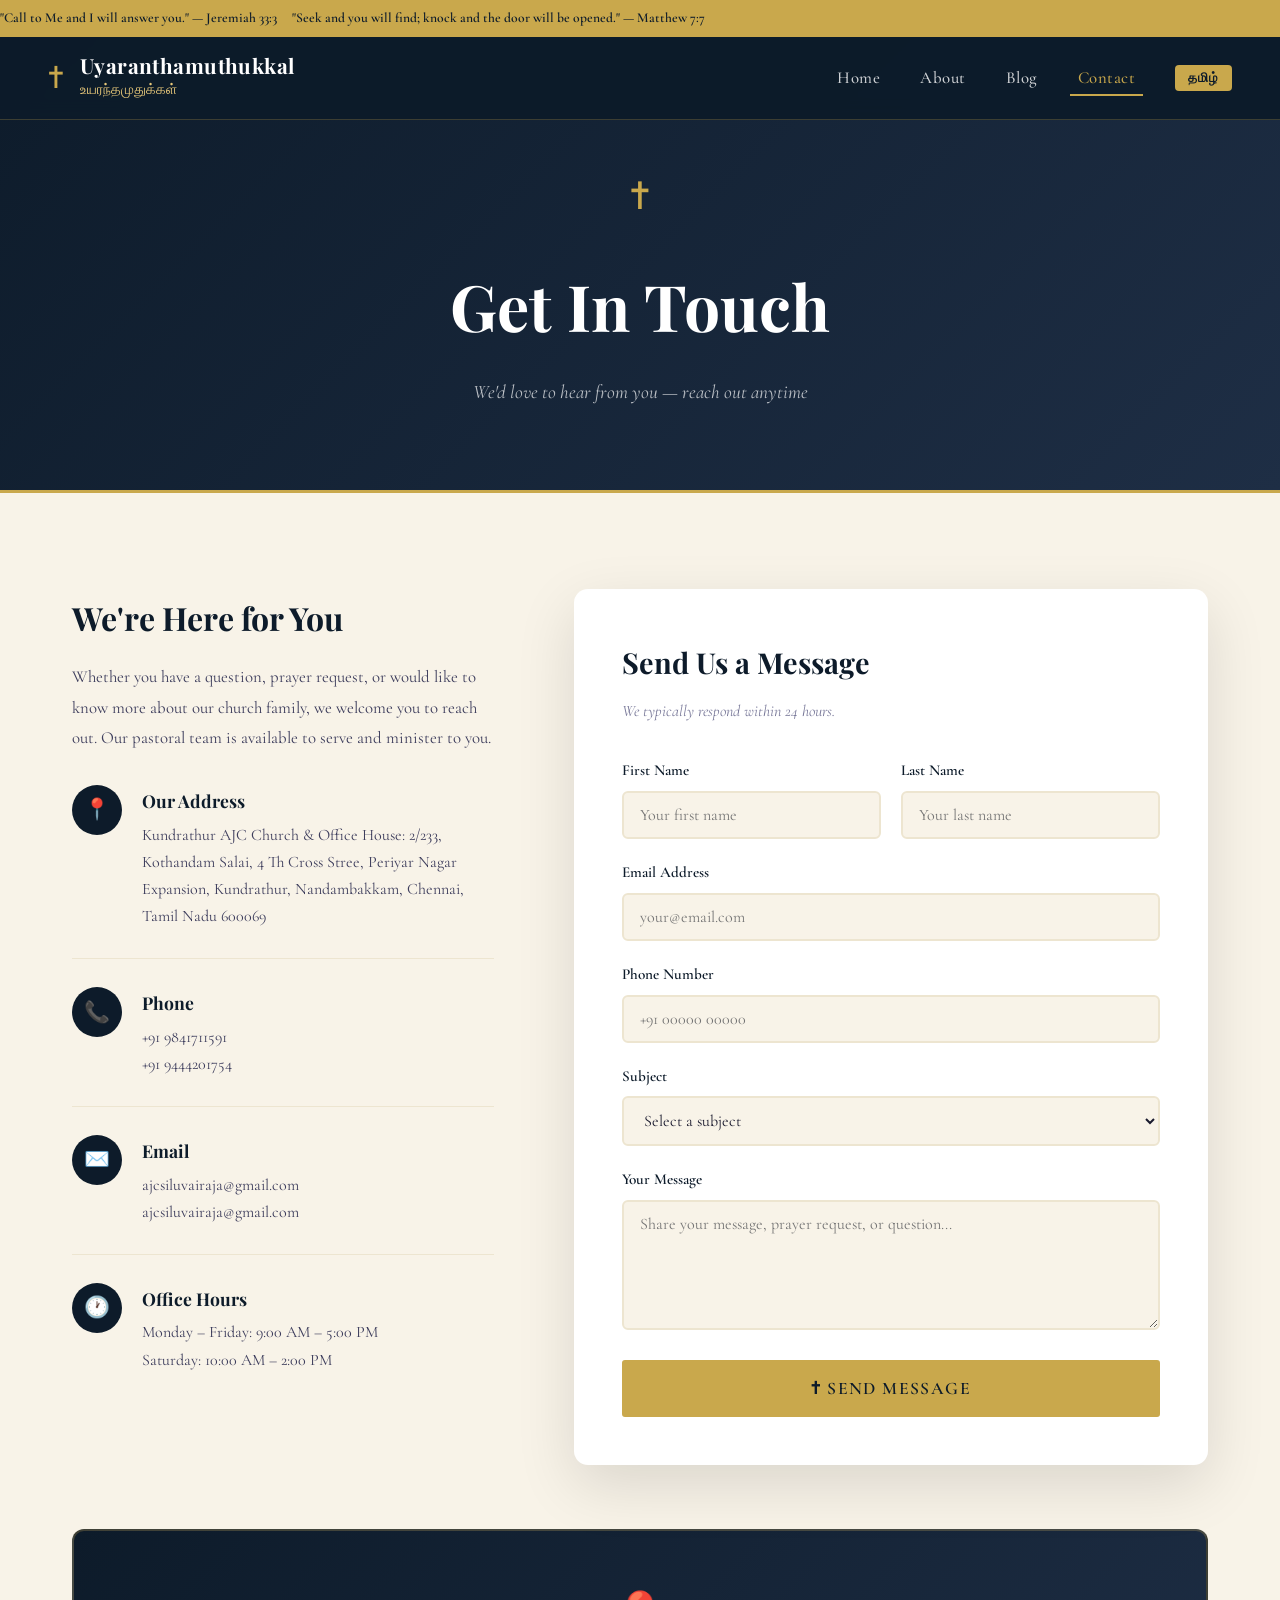
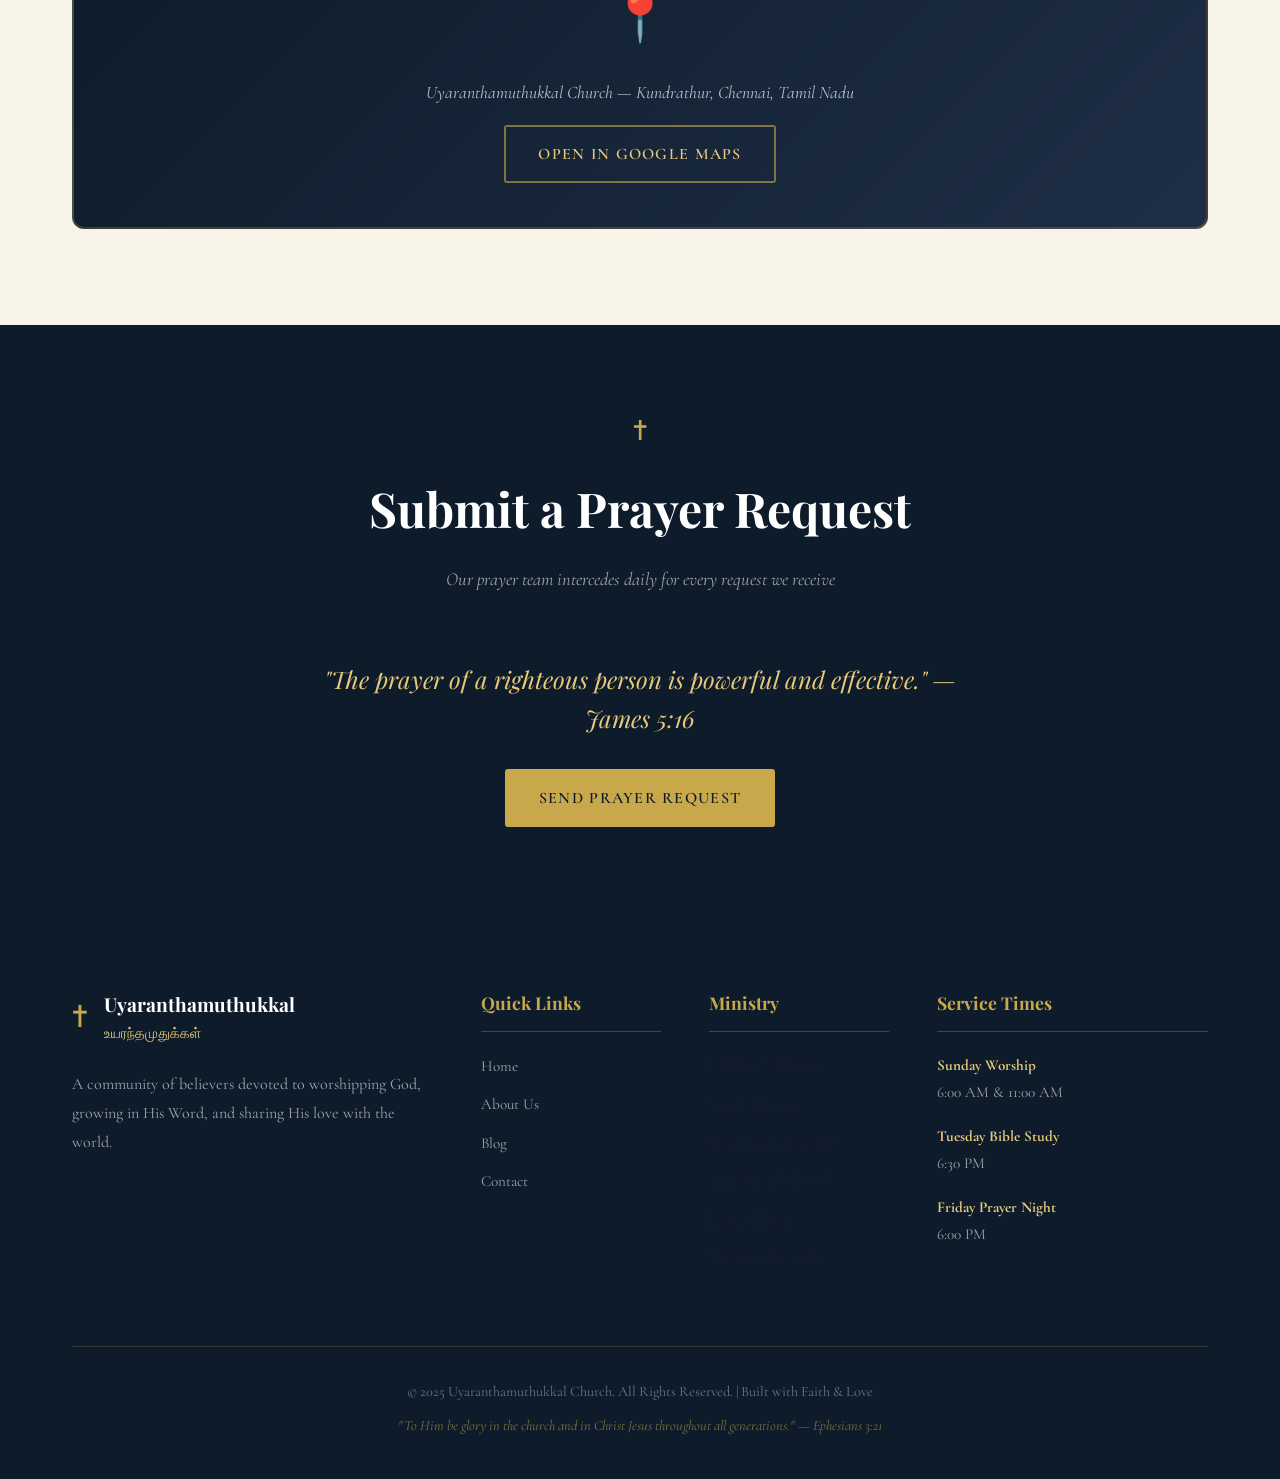
<file: pages/contact.html>
<!DOCTYPE html>
<html lang="ta">
<head>
  <meta charset="UTF-8"/>
  <meta name="viewport" content="width=device-width, initial-scale=1.0"/>
  
  <!-- Primary SEO -->
  <title>Contact Us | Uyaranthamuthukkal Church | Kundrathur, Chennai</title>
  <meta name="description" content="Contact Uyaranthamuthukkal Church in Kundrathur, Chennai. Find our address, phone number, email, and service times. Submit prayer requests and get in touch with our pastoral team."/>
  <meta name="keywords" content="contact church Kundrathur, church address Chennai, prayer request Tamil Nadu, Uyaranthamuthukkal contact"/>
  <meta name="author" content="Uyaranthamuthukkal Church"/>
  <meta name="robots" content="index, follow"/>
  
  <!-- Canonical URL -->
  <link rel="canonical" href="https://www.uyaranthamuthukkal.in/contact.html"/>
  
  <!-- Open Graph / Facebook -->
  <meta property="og:type" content="website"/>
  <meta property="og:url" content="https://www.uyaranthamuthukkal.in/contact.html"/>
  <meta property="og:title" content="Contact Us | Uyaranthamuthukkal Church"/>
  <meta property="og:description" content="Get in touch with Uyaranthamuthukkal Church. Find address, phone, email, and submit prayer requests in Kundrathur, Chennai."/>
  <meta property="og:image" content="https://www.uyaranthamuthukkal.in/images/contact-og.jpg"/>
  <meta property="og:site_name" content="Uyaranthamuthukkal Church"/>
  <meta property="og:locale" content="ta_IN"/>
  <meta property="og:locale:alternate" content="en_US"/>
  
  <!-- Twitter Card -->
  <meta name="twitter:card" content="summary_large_image"/>
  <meta name="twitter:title" content="Contact Us | Uyaranthamuthukkal Church"/>
  <meta name="twitter:description" content="Get in touch with Uyaranthamuthukkal Church in Kundrathur, Chennai."/>
  <meta name="twitter:image" content="https://www.uyaranthamuthukkal.in/images/contact-og.jpg"/>
  
  <!-- Favicon -->
  <link rel="icon" type="image/png" sizes="32x32" href="../images/favicon-32x32.png"/>
  <link rel="icon" type="image/png" sizes="16x16" href="../images/favicon-16x16.png"/>
  <link rel="apple-touch-icon" href="../images/apple-touch-icon.png"/>
  
  <link href="https://fonts.googleapis.com/css2?family=Playfair+Display:ital,wght@0,400;0,600;0,800;1,400&family=Cormorant+Garamond:ital,wght@0,300;0,400;0,600;1,300;1,400&family=EB+Garamond:ital,wght@0,400;0,500;1,400&display=swap" rel="stylesheet">
  <link rel="stylesheet" href="../css/style.css"/>
  
  <!-- Schema.org Structured Data -->
  <script type="application/ld+json">
  {
    "@context": "https://schema.org",
    "@type": "LocalBusiness",
    "name": "Uyaranthamuthukkal",
    "alternateName": "உயரந்தமுதுக்கள்",
    "image": "https://www.uyaranthamuthukkal.in/images/church.jpg",
    "description": "Contact Uyaranthamuthukkal Church in Kundrathur, Chennai. Find address, phone, email, and service times.",
    "address": {
      "@type": "PostalAddress",
      "streetAddress": "2/233, Kothandam Salai, 4 Th Cross Stree, Periyar Nagar Expansion",
      "addressLocality": "Kundrathur, Nandambakkam",
      "addressRegion": "Tamil Nadu",
      "postalCode": "600069",
      "addressCountry": "IN"
    },
    "telephone": "+919841711591",
    "email": "ajcsiluvairaja@gmail.com",
    "openingHours": [
      "Su 06:00-13:00",
      "Tu 18:30-20:00",
      "Fr 18:00-20:00"
    ]
  }
  </script>
  <style>
    .contact-page { padding: 6rem 0; background: var(--cream); }
    .contact-layout { display: grid; grid-template-columns: 1fr 1.5fr; gap: 5rem; }
    .contact-info h2 { font-family: var(--font-display); font-size: 2rem; color: var(--deep-navy); margin-bottom: 1rem; }
    .contact-info > p { color: var(--text-body); font-size: 1.05rem; line-height: 1.8; margin-bottom: 2rem; }
    .contact-detail { display: flex; gap: 1.25rem; align-items: flex-start; margin-bottom: 1.75rem; padding-bottom: 1.75rem; border-bottom: 1px solid var(--cream-dark); }
    .contact-detail:last-child { border-bottom: none; }
    .contact-icon { width: 50px; height: 50px; border-radius: 50%; background: var(--deep-navy); display: flex; align-items: center; justify-content: center; font-size: 1.3rem; flex-shrink: 0; }
    .contact-detail-text h4 { font-family: var(--font-display); color: var(--deep-navy); font-size: 1.1rem; margin-bottom: 0.3rem; }
    .contact-detail-text p, .contact-detail-text a { color: var(--text-body); font-size: 1rem; line-height: 1.7; text-decoration: none; display: block; }
    .contact-detail-text a:hover { color: var(--gold); }
    /* Form */
    .contact-form-wrap { background: var(--white); border-radius: 14px; padding: 3rem; box-shadow: var(--shadow); }
    .contact-form-wrap h3 { font-family: var(--font-display); font-size: 1.8rem; color: var(--deep-navy); margin-bottom: 0.5rem; }
    .contact-form-wrap > p { color: var(--text-muted); margin-bottom: 2rem; font-style: italic; }
    .form-row { display: grid; grid-template-columns: 1fr 1fr; gap: 1.25rem; }
    .form-group { margin-bottom: 1.25rem; }
    .form-group label { display: block; font-family: var(--font-body); font-size: 0.95rem; color: var(--deep-navy); font-weight: 600; margin-bottom: 0.4rem; }
    .form-group input, .form-group select, .form-group textarea {
      width: 100%; padding: 0.75rem 1rem;
      border: 2px solid var(--cream-dark);
      border-radius: 6px; font-family: var(--font-body);
      font-size: 1rem; color: var(--text-dark);
      background: var(--cream); outline: none;
      transition: var(--transition);
    }
    .form-group input:focus, .form-group select:focus, .form-group textarea:focus { border-color: var(--gold); background: var(--white); }
    .form-group textarea { resize: vertical; min-height: 130px; }
    .form-submit { margin-top: 0.5rem; }
    .form-submit .btn-primary { width: 100%; justify-content: center; padding: 1rem; font-size: 1.1rem; }
    .map-placeholder { background: linear-gradient(135deg, var(--deep-navy), var(--navy-mid)); border-radius: 12px; height: 300px; margin-top: 4rem; display: flex; align-items: center; justify-content: center; flex-direction: column; gap: 1rem; border: 2px solid rgba(201,168,76,0.25); }
    .map-placeholder span:first-child { font-size: 3rem; }
    .map-placeholder p { color: rgba(255,255,255,0.7); font-size: 1.1rem; font-style: italic; }
    .form-success { display: none; padding: 1.5rem; background: rgba(201,168,76,0.1); border: 2px solid var(--gold); border-radius: 8px; text-align: center; color: var(--deep-navy); font-family: var(--font-display); font-size: 1.1rem; }
    .prayer-section { padding: 5rem 0; background: var(--deep-navy); text-align: center; }
    .prayer-section .section-title { color: var(--white); }
    .prayer-section .section-subtitle { color: rgba(255,255,255,0.6); }
    .prayer-verse { font-family: var(--font-display); font-style: italic; color: var(--gold-light); font-size: 1.5rem; max-width: 700px; margin: 2rem auto; line-height: 1.6; }
    @media (max-width: 900px) { .contact-layout { grid-template-columns: 1fr; } .form-row { grid-template-columns: 1fr; } }
  </style>
</head>
<body>
  <header class="header" id="header">
    <div class="header-top"><div class="scripture-ticker"><span class="ticker-content">"Call to Me and I will answer you." — Jeremiah 33:3 &nbsp;&nbsp;&nbsp; "Seek and you will find; knock and the door will be opened." — Matthew 7:7 &nbsp;&nbsp;&nbsp;</span></div></div>
    <nav class="navbar">
      <div class="nav-logo"><div class="logo-cross">✝</div><div class="logo-text"><span class="logo-main">Uyaranthamuthukkal</span><span class="logo-sub">உயரந்தமுதுக்கள்</span></div></div>
      <ul class="nav-links" id="navLinks">
        <li><a href="../index.html" class="nav-link" data-en="Home" data-ta="முகப்பு">Home</a></li>
        <li><a href="about.html" class="nav-link" data-en="About" data-ta="எங்களை பற்றி">About</a></li>
        <li><a href="https://www.uyarnthamthukkal.in/search" class="nav-link" data-en="Blog" data-ta="வலைப்பதிவு">Blog</a></li>
        <li><a href="contact.html" class="nav-link active" data-en="Contact" data-ta="தொடர்புக்கு">Contact</a></li>
        <li><button id="langToggle" class="btn btn-lang" style="padding: 0.3rem 0.8rem; font-size: 0.8rem; margin-left: 1rem; background: var(--gold); color: var(--deep-navy); border: none; border-radius: 4px; cursor: pointer; font-weight: bold;">தமிழ்</button></li>
      </ul>
      <div class="hamburger" id="hamburger"><span></span><span></span><span></span></div>
    </nav>
  </header>

  <div class="page-header">
    <span class="page-header-cross">✝</span>
    <h1 data-en="Get In Touch" data-ta="தொடர்பு கொள்ள">Get In Touch</h1>
    <p data-en="We'd love to hear from you — reach out anytime" data-ta="உங்களிடமிருந்து கேட்க நாங்கள் விரும்புகிறோம் — எப்போது வேண்டுமானாலும் தொடர்பு கொள்ளுங்கள்">We'd love to hear from you — reach out anytime</p>
  </div>

  <section class="contact-page">
    <div class="container">
      <div class="contact-layout">
        <div class="contact-info">
          <h2 data-en="We're Here for You" data-ta="நாங்கள் உங்களுக்காக இருக்கிறோம்">We're Here for You</h2>
          <p data-en="Whether you have a question, prayer request, or would like to know more about our church family, we welcome you to reach out. Our pastoral team is available to serve and minister to you." data-ta="உங்களிடம் ஏதேனும் கேள்விகள், ஜெப விண்ணப்பங்கள் இருந்தால் அல்லது எங்களது சபை குடும்பத்தைப் பற்றி மேலும் தெரிந்துகொள்ள விரும்பினால், எங்களைத் தொடர்பு கொள்ள உங்களை வரவேற்கிறோம். எங்களது போதகக் குழு உங்களுக்கு சேவை செய்ய தயாராக உள்ளது.">Whether you have a question, prayer request, or would like to know more about our church family, we welcome you to reach out. Our pastoral team is available to serve and minister to you.</p>
          <div class="contact-detail">
            <div class="contact-icon">📍</div>
            <div class="contact-detail-text">
              <h4 data-en="Our Address" data-ta="எங்கள் முகவரி">Our Address</h4>
              <p data-en="Kundrathur AJC Church & Office House:

2/233, Kothandam Salai, 4 Th Cross Stree, Periyar Nagar Expansion, Kundrathur, Nandambakkam, Chennai, Tamil Nadu 600069" data-ta="குன்றத்தூர் ஏ.ஜே.சி சர்ச் & ஆபீஸ் ஹவுஸ்: 2/233, கோதண்டம் சாலை, 4-வது குறுக்குத் தெரு, பெரியார் நகர் விரிவாக்கம், குன்றத்தூர், நந்தம்பாக்கம், சென்னை, தமிழ்நாடு 600069.">Kundrathur AJC Church & Office House:,<br/>2/233, Kothandam Salai, 4 Th Cross Stree, Periyar Nagar Expansion<br/>Kundrathur, Nandambakkam, Chennai, Tamil Nadu 600069</p>
            </div>
          </div>
          <div class="contact-detail">
            <div class="contact-icon">📞</div>
            <div class="contact-detail-text">
              <h4 data-en="Phone" data-ta="தொலைபேசி">Phone</h4>
              <a href="tel:+919841711591">+91 9841711591</a>
              <a href="tel:+919444201754"> +91 9444201754</a>
            </div>
          </div>
          <div class="contact-detail">
            <div class="contact-icon">✉️</div>
            <div class="contact-detail-text">
              <h4 data-en="Email" data-ta="மின்னஞ்சல்">Email</h4>
              <a href="mailto:ajcsiluvairaja@gmail.com">ajcsiluvairaja@gmail.com</a>
              <a href="mailto:ajcsiluvairaja@gmail.com">ajcsiluvairaja@gmail.com</a>
            </div>
          </div>
          <div class="contact-detail">
            <div class="contact-icon">🕐</div>
            <div class="contact-detail-text">
              <h4 data-en="Office Hours" data-ta="அலுவலக நேரம்">Office Hours</h4>
              <p data-en="Monday – Friday: 9:00 AM – 5:00 PM" data-ta="திங்கள் - வெள்ளி: காலை 9:00 - மாலை 5:00">Monday – Friday: 9:00 AM – 5:00 PM</p>
              <p data-en="Saturday: 10:00 AM – 2:00 PM" data-ta="சனி: காலை 10:00 - மதியம் 2:00">Saturday: 10:00 AM – 2:00 PM</p>
            </div>
          </div>
        </div>

        <div class="contact-form-wrap">
          <h3 data-en="Send Us a Message" data-ta="எங்களுக்கு செய்தி அனுப்புங்கள்">Send Us a Message</h3>
          <p data-en="We typically respond within 24 hours." data-ta="நாங்கள் பொதுவாக 24 மணிநேரத்திற்குள் பதிலளிப்போம்.">We typically respond within 24 hours.</p>
          <div class="form-success" id="formSuccess" data-en="✝ Thank you! Your message has been received. We will respond to you shortly. God bless you!" data-ta="✝ நன்றி! உங்கள் செய்தி பெறப்பட்டது. நாங்கள் விரைவில் உங்களுக்கு பதிலளிப்போம். தேவன் உங்களை ஆசீர்வதிப்பாராக!">✝ Thank you! Your message has been received. We will respond to you shortly. God bless you!</div>
          <form id="contactForm" onsubmit="submitForm(event)">
            <div class="form-row">
              <div class="form-group">
                <label for="fname" data-en="First Name" data-ta="முதல் பெயர்">First Name</label>
                <input type="text" id="fname" placeholder="Your first name" required/>
              </div>
              <div class="form-group">
                <label for="lname" data-en="Last Name" data-ta="இறுதி பெயர்">Last Name</label>
                <input type="text" id="lname" placeholder="Your last name" required/>
              </div>
            </div>
            <div class="form-group">
              <label for="email" data-en="Email Address" data-ta="மின்னஞ்சல் முகவரி">Email Address</label>
              <input type="email" id="email" placeholder="your@email.com" required/>
            </div>
            <div class="form-group">
              <label for="phone" data-en="Phone Number" data-ta="தொலைபேசி எண்">Phone Number</label>
              <input type="tel" id="phone" placeholder="+91 00000 00000"/>
            </div>
            <div class="form-group">
              <label for="subject" data-en="Subject" data-ta="பொருள்">Subject</label>
              <select id="subject">
                <option value="" data-en="Select a subject" data-ta="ஒரு பொருளைத் தேர்ந்தெடுக்கவும்">Select a subject</option>
                <option data-en="General Inquiry" data-ta="பொதுவான விசாரணை">General Inquiry</option>
                <option data-en="Prayer Request" data-ta="ஜெப விண்ணப்பம்">Prayer Request</option>
                <option data-en="Pastoral Counseling" data-ta="போதக ஆலோசனை">Pastoral Counseling</option>
                <option data-en="Church Membership" data-ta="சபை உறுப்பினர்">Church Membership</option>
                <option data-en="Event Information" data-ta="நிகழ்வு தகவல்">Event Information</option>
                <option data-en="Other" data-ta="மற்றவை">Other</option>
              </select>
            </div>
            <div class="form-group">
              <label for="message" data-en="Your Message" data-ta="உங்கள் செய்தி">Your Message</label>
              <textarea id="message" placeholder="Share your message, prayer request, or question..." required></textarea>
            </div>
            <div class="form-submit">
              <button type="submit" class="btn btn-primary" data-en="✝ Send Message" data-ta="✝ செய்தி அனுப்பு">✝ Send Message</button>
            </div>
          </form>
        </div>
      </div>

      <div class="map-placeholder">
        <span>📍</span>
        <p data-en="Uyaranthamuthukkal Church — Kundrathur, Chennai, Tamil Nadu" data-ta="உயரந்தமுதுக்கள் சபை — குன்றத்தூர், சென்னை, தமிழ்நாடு">Uyaranthamuthukkal Church — Kundrathur, Chennai, Tamil Nadu</p>
        <a href="https://www.google.com/maps/search/Kundrathur+Chennai+Tamil+Nadu+600069" target="_blank" rel="noopener noreferrer" class="btn btn-outline" style="border-color:rgba(201,168,76,0.6);color:var(--gold-light);" data-en="Open in Google Maps" data-ta="கூகுள் மேப்ஸில் திறக்கவும்">Open in Google Maps</a>
      </div>
    </div>
  </section>

  <section class="prayer-section">
    <div class="container">
      <div class="section-header">
        <div class="section-cross">✝</div>
        <h2 class="section-title" data-en="Submit a Prayer Request" data-ta="ஜெப விண்ணப்பத்தை சமர்ப்பிக்கவும்">Submit a Prayer Request</h2>
        <p class="section-subtitle" data-en="Our prayer team intercedes daily for every request we receive" data-ta="எங்களுக்கு வரும் ஒவ்வொரு விண்ணப்பத்திற்காகவும் எங்கள் ஜெபக் குழு தினமும் பரிந்துரை செய்கிறது">Our prayer team intercedes daily for every request we receive</p>
      </div>
      <p class="prayer-verse" data-en='"The prayer of a righteous person is powerful and effective." — James 5:16' data-ta='"நீதிமான் செய்யும் ஊக்கமான வேண்டுதல் மிகுந்த பலனுள்ளதாயிருக்கும்." — யாக்கோபு 5:16'>"The prayer of a righteous person is powerful and effective." — James 5:16</p>
      <a href="mailto:prayer@uyaranthamuthukkal.org" class="btn btn-primary" data-en="Send Prayer Request" data-ta="ஜெப விண்ணப்பத்தை அனுப்பு">Send Prayer Request</a>
    </div>
  </section>

  <footer class="footer">
    <div class="container">
      <div class="footer-grid">
        <div class="footer-brand">
          <div class="footer-logo">
            <span class="footer-cross">✝</span>
            <div>
              <span class="footer-logo-main">Uyaranthamuthukkal</span>
              <span class="footer-logo-sub">உயரந்தமுதுக்கள்</span>
            </div>
          </div>
          <p class="footer-desc" data-en="A community of believers devoted to worshipping God, growing in His Word, and sharing His love with the world." data-ta="தேவனைத் தொழுதுகொள்ளவும், அவருடைய வார்த்தையில் வளரவும், அவருடைய அன்பை உலகத்துடன் பகிர்ந்து கொள்ளவும் அர்ப்பணிக்கப்பட்ட விசுவாசிகளின் சமூகம்.">A community of believers devoted to worshipping God, growing in His Word, and sharing His love with the world.</p>
        </div>
        <div class="footer-links-col">
          <h4 data-en="Quick Links" data-ta="விரைவு இணைப்புகள்">Quick Links</h4>
          <ul>
            <li><a href="../index.html" data-en="Home" data-ta="முகப்பு">Home</a></li>
            <li><a href="about.html" data-en="About Us" data-ta="எங்களை பற்றி">About Us</a></li>
            <li><a href="https://www.uyarnthamuthukkal.in/search" data-en="Blog" data-ta="வலைப்பதிவு">Blog</a></li>
            <li><a href="contact.html" data-en="Contact" data-ta="தொடர்புக்கு">Contact</a></li>
          </ul>
        </div>
        <div class="footer-links-col">
          <h4 data-en="Ministry" data-ta="ஊழியங்கள்">Ministry</h4>
          <ul>
            <li data-en="Children's Ministry" data-ta="சிறுவர் ஊழியம்">Children's Ministry</li>
            <li data-en="Youth Ministry" data-ta="வாலிபர் ஊழியம்">Youth Ministry</li>
            <li data-en="Women's Fellowship" data-ta="பெண்கள் ஐக்கியம்">Women's Fellowship</li>
            <li data-en="Men's Brotherhood" data-ta="ஆண்கள் ஐக்கியம்">Men's Brotherhood</li>
            <li data-en="Prayer Team" data-ta="ஜெபக் குழு">Prayer Team</li>
            <li data-en="Mission Outreach" data-ta="மிஷனரி பணி">Mission Outreach</li>
          </ul>
        </div>
        <div class="footer-contact-col">
          <h4 data-en="Service Times" data-ta="ஆராதனை நேரங்கள்">Service Times</h4>
          <div class="service-time">
            <p><strong data-en="Sunday Worship" data-ta="ஞாயிறு ஆராதனை">Sunday Worship</strong></p>
            <p data-en="6:00 AM & 11:00 AM" data-ta="காலை 6:00 மற்றும் 11:00">6:00 AM & 11:00 AM</p>
          </div>
          <div class="service-time">
            <p><strong data-en="Tuesday Bible Study" data-ta="செவ்வாய் வேத பாடம்">Tuesday Bible Study</strong></p>
            <p data-en="6:30 PM" data-ta="மாலை 6:30">6:30 PM</p>
          </div>
          <div class="service-time">
            <p><strong data-en="Friday Prayer Night" data-ta="வெள்ளி ஜெப இரவு">Friday Prayer Night</strong></p>
            <p data-en="6:00 PM" data-ta="இரவு 6:00">6:00 PM</p>
          </div>
        </div>
      </div>
      <div class="footer-bottom">
        <p data-en="© 2025 Uyaranthamuthukkal Church. All Rights Reserved. | Built with Faith & Love" data-ta="© 2025 உயரந்தமுதுக்கள் சபை. அனைத்து உரிமைகளும் பாதுகாக்கப்பட்டவை. | விசுவாசம் மற்றும் அன்புடன் கட்டப்பட்டது">© 2025 Uyaranthamuthukkal Church. All Rights Reserved. | Built with Faith & Love</p>
        <p class="footer-verse" data-en='"To Him be glory in the church and in Christ Jesus throughout all generations." — Ephesians 3:21' data-ta='"சபையிலே கிறிஸ்து இயேசுவின் மூலமாய் தலைமுறை தலைமுறைக்கும் என்றென்றைக்கும் மகிமை உண்டாவதாக." — எபேசியர் 3:21'>"To Him be glory in the church and in Christ Jesus throughout all generations." — Ephesians 3:21</p>
      </div>
    </div>
  </footer>
  <script src="../js/main.js"></script>
  <script>
    function submitForm(e) {
      e.preventDefault();
      
      const fname = document.getElementById('fname').value;
      const lname = document.getElementById('lname').value;
      const email = document.getElementById('email').value;
      const phone = document.getElementById('phone').value;
      const subject = document.getElementById('subject').value;
      const message = document.getElementById('message').value;
      
      const whatsappNumber = "919841711591"; // Church WhatsApp Number
      
      const text = `*New Contact Message*%0A%0A` +
                   `*Name:* ${fname} ${lname}%0A` +
                   `*Email:* ${email}%0A` +
                   `*Phone:* ${phone}%0A` +
                   `*Subject:* ${subject}%0A` +
                   `*Message:* ${message}`;
      
      const whatsappUrl = `https://wa.me/${whatsappNumber}?text=${text}`;
      
      // Open WhatsApp
      window.open(whatsappUrl, '_blank');
      
      // Show success message locally
      const form = document.getElementById('contactForm');
      const success = document.getElementById('formSuccess');
      form.style.display = 'none';
      success.style.display = 'block';
    }
  </script>
</body>
</html>
</file>
<file: css/style.css>
/* ========================================
   UYARANTHAMUTHUKKAL - Church Blog CSS
   ======================================== */

:root {
  --gold: #C9A84C;
  --gold-light: #E8C97A;
  --gold-dark: #9A7230;
  --deep-navy: #0D1B2A;
  --navy: #162032;
  --navy-mid: #1E2E45;
  --cream: #F8F3E8;
  --cream-dark: #EDE5D0;
  --white: #FFFFFF;
  --text-dark: #1A1A2E;
  --text-body: #3D3D5C;
  --text-muted: #7A7A9A;
  --border: rgba(201, 168, 76, 0.25);
  --shadow: 0 20px 60px rgba(0,0,0,0.12);
  --shadow-gold: 0 8px 30px rgba(201,168,76,0.2);
  --font-display: 'Playfair Display', Georgia, serif;
  --font-body: 'Cormorant Garamond', Georgia, serif;
  --font-text: 'EB Garamond', Georgia, serif;
  --transition: all 0.4s cubic-bezier(0.25, 0.46, 0.45, 0.94);
}

*, *::before, *::after { box-sizing: border-box; margin: 0; padding: 0; }

html { scroll-behavior: smooth; font-size: 16px; }

body {
  font-family: var(--font-body);
  background: var(--cream);
  color: var(--text-dark);
  line-height: 1.8;
  overflow-x: hidden;
}

/* ============ HEADER ============ */
.header {
  position: fixed; top: 0; left: 0; right: 0;
  z-index: 1000;
  background: rgba(13, 27, 42, 0.97);
  backdrop-filter: blur(10px);
  border-bottom: 1px solid var(--border);
  transition: var(--transition);
}
.header.scrolled { box-shadow: 0 4px 30px rgba(0,0,0,0.3); }

.header-top {
  background: var(--gold);
  overflow: hidden;
  padding: 0.4rem 0;
}
.scripture-ticker {
  white-space: nowrap;
  animation: tickerScroll 35s linear infinite;
  font-family: var(--font-body);
  font-size: 0.85rem;
  color: var(--deep-navy);
  font-weight: 600;
}
@keyframes tickerScroll { 0%{transform:translateX(100vw)} 100%{transform:translateX(-100%)} }

.navbar {
  display: flex; align-items: center;
  justify-content: space-between;
  padding: 1rem 3rem;
  max-width: 1400px; margin: 0 auto;
}

.nav-logo { display: flex; align-items: center; gap: 1rem; text-decoration: none; }
.logo-cross { color: var(--gold); font-size: 2rem; line-height: 1; }
.logo-text { display: flex; flex-direction: column; }
.logo-main {
  font-family: var(--font-display);
  color: var(--white); font-size: 1.3rem;
  font-weight: 700; letter-spacing: 0.02em;
  line-height: 1.2;
}
.logo-sub { color: var(--gold-light); font-size: 0.85rem; font-family: var(--font-body); }

.nav-links {
  display: flex; gap: 0.5rem; list-style: none;
}
.nav-link {
  color: rgba(255,255,255,0.8);
  text-decoration: none;
  font-family: var(--font-body);
  font-size: 1.05rem;
  font-weight: 500;
  padding: 0.5rem 1rem;
  border-radius: 4px;
  transition: var(--transition);
  letter-spacing: 0.03em;
  position: relative;
}
.nav-link::after {
  content: '';
  position: absolute; bottom: 0; left: 50%; right: 50%;
  height: 2px; background: var(--gold);
  transition: var(--transition);
}
.nav-link:hover, .nav-link.active {
  color: var(--gold);
}
.nav-link:hover::after, .nav-link.active::after {
  left: 0.5rem; right: 0.5rem;
}

.hamburger {
  display: none; flex-direction: column;
  gap: 5px; cursor: pointer;
}
.hamburger span {
  width: 28px; height: 2px;
  background: var(--white); transition: var(--transition);
}

/* ============ HERO ============ */
.hero {
  position: relative; height: 100vh; min-height: 700px;
  display: flex; align-items: center; justify-content: center;
  overflow: hidden;
}
.hero-bg {
  position: absolute; inset: 0;
  background: linear-gradient(135deg, #0D1B2A 0%, #162032 40%, #1a2d44 70%, #0D1B2A 100%);
}
.hero-overlay {
  position: absolute; inset: 0;
  background:
    radial-gradient(circle at 20% 50%, rgba(201,168,76,0.08) 0%, transparent 50%),
    radial-gradient(circle at 80% 20%, rgba(201,168,76,0.06) 0%, transparent 40%),
    radial-gradient(circle at 60% 80%, rgba(201,168,76,0.05) 0%, transparent 35%);
}

/* Decorative cross pattern */
.hero-bg::before {
  content: '';
  position: absolute; inset: 0;
  background-image:
    repeating-linear-gradient(0deg, transparent, transparent 60px, rgba(201,168,76,0.03) 60px, rgba(201,168,76,0.03) 61px),
    repeating-linear-gradient(90deg, transparent, transparent 60px, rgba(201,168,76,0.03) 60px, rgba(201,168,76,0.03) 61px);
}

.hero-content {
  position: relative; z-index: 2;
  text-align: center; padding: 0 2rem;
  max-width: 900px;
}
.hero-cross-large {
  font-size: 4rem; color: var(--gold);
  animation: floatCross 4s ease-in-out infinite;
  display: block; margin-bottom: 1rem;
  text-shadow: 0 0 40px rgba(201,168,76,0.5);
}
@keyframes floatCross { 0%,100%{transform:translateY(0)} 50%{transform:translateY(-12px)} }

.hero-subtitle {
  font-family: var(--font-body);
  color: var(--gold-light); font-size: 1.2rem;
  letter-spacing: 0.2em; text-transform: uppercase;
  margin-bottom: 1.5rem;
}
.hero-title {
  display: flex; flex-direction: column;
  margin-bottom: 1.5rem;
}
.title-line-1 {
  font-family: var(--font-display);
  color: var(--white); font-size: clamp(2.5rem, 6vw, 5rem);
  font-weight: 800; line-height: 1.1;
  letter-spacing: -0.01em;
}
.title-line-2 {
  font-family: var(--font-display);
  color: var(--gold); font-size: clamp(1.5rem, 3.5vw, 2.8rem);
  font-style: italic; font-weight: 400;
  line-height: 1.3;
}

.hero-verse {
  color: rgba(255,255,255,0.7);
  font-family: var(--font-text);
  font-size: 1.15rem; font-style: italic;
  max-width: 600px; margin: 0 auto 2.5rem;
  padding: 1rem 1.5rem;
  border-left: 3px solid var(--gold);
  text-align: left;
}
.hero-buttons { display: flex; gap: 1.5rem; justify-content: center; flex-wrap: wrap; }

.hero-scroll-indicator {
  position: absolute; bottom: 2rem; left: 50%;
  transform: translateX(-50%);
  display: flex; flex-direction: column; align-items: center;
  gap: 0.5rem; color: rgba(255,255,255,0.5);
  font-size: 0.8rem; letter-spacing: 0.1em;
  text-transform: uppercase; animation: bounce 2s ease-in-out infinite;
}
.scroll-arrow {
  width: 20px; height: 20px;
  border-right: 2px solid var(--gold);
  border-bottom: 2px solid var(--gold);
  transform: rotate(45deg);
}
@keyframes bounce { 0%,100%{transform:translateX(-50%) translateY(0)} 50%{transform:translateX(-50%) translateY(8px)} }

/* ============ BUTTONS ============ */
.btn {
  display: inline-flex; align-items: center; gap: 0.5rem;
  padding: 0.8rem 2rem;
  font-family: var(--font-body); font-size: 1rem;
  font-weight: 600; letter-spacing: 0.08em;
  text-transform: uppercase; text-decoration: none;
  border-radius: 3px; cursor: pointer;
  border: 2px solid transparent;
  transition: var(--transition);
}
.btn-primary {
  background: var(--gold);
  color: var(--deep-navy);
  border-color: var(--gold);
}
.btn-primary:hover {
  background: var(--gold-light);
  border-color: var(--gold-light);
  transform: translateY(-2px);
  box-shadow: var(--shadow-gold);
}
.btn-outline {
  background: transparent;
  color: var(--white);
  border-color: rgba(201,168,76,0.6);
}
.btn-outline:hover {
  background: var(--gold);
  color: var(--deep-navy);
  border-color: var(--gold);
  transform: translateY(-2px);
}
.btn-sm { padding: 0.5rem 1.2rem; font-size: 0.9rem; }

/* Dark background btn-outline override */
.section-footer .btn-outline {
  color: var(--deep-navy);
  border-color: var(--gold);
}
.section-footer .btn-outline:hover { color: var(--white); }

/* ============ SECTIONS ============ */
.section { padding: 6rem 0; }
.container { max-width: 1200px; margin: 0 auto; padding: 0 2rem; }

.section-header { text-align: center; margin-bottom: 4rem; }
.section-cross { font-size: 1.8rem; color: var(--gold); display: block; margin-bottom: 0.5rem; }
.section-title {
  font-family: var(--font-display);
  font-size: clamp(2rem, 4vw, 3rem);
  color: var(--deep-navy); font-weight: 700;
  margin-bottom: 0.75rem;
}
.section-subtitle {
  font-family: var(--font-body);
  color: var(--text-muted); font-size: 1.15rem;
  font-style: italic;
}
.section-footer { text-align: center; margin-top: 3rem; }

/* ============ WELCOME BANNER ============ */
.welcome-banner {
  background: var(--deep-navy);
  padding: 4rem 0;
  border-top: 3px solid var(--gold);
  border-bottom: 3px solid var(--gold);
}
.welcome-grid {
  display: grid; grid-template-columns: repeat(4, 1fr);
  gap: 2rem;
}
.welcome-card {
  text-align: center; padding: 2rem 1.5rem;
  border: 1px solid rgba(201,168,76,0.2);
  border-radius: 8px;
  transition: var(--transition);
  background: rgba(255,255,255,0.02);
}
.welcome-card:hover {
  border-color: var(--gold);
  background: rgba(201,168,76,0.06);
  transform: translateY(-4px);
}
.welcome-icon { font-size: 2.5rem; margin-bottom: 1rem; display: block; }
.welcome-card h3 {
  font-family: var(--font-display);
  color: var(--gold); font-size: 1.3rem;
  margin-bottom: 0.75rem;
}
.welcome-card p { color: rgba(255,255,255,0.7); font-size: 1rem; line-height: 1.7; }

/* ============ SCRIPTURE BANNER ============ */
.scripture-banner {
  background: linear-gradient(135deg, var(--deep-navy), var(--navy-mid));
  padding: 6rem 2rem;
  text-align: center; position: relative;
  border-top: 3px solid var(--gold);
  border-bottom: 3px solid var(--gold);
  overflow: hidden;
}
.scripture-banner::before {
  content: '✝';
  position: absolute; font-size: 25rem;
  color: rgba(201,168,76,0.03);
  top: 50%; left: 50%; transform: translate(-50%, -50%);
}
.scripture-banner-cross {
  font-size: 2.5rem; color: var(--gold);
  display: block; margin-bottom: 2rem;
}
.scripture-quote {
  font-family: var(--font-display);
  font-size: clamp(1.5rem, 3vw, 2.5rem);
  color: var(--white); font-style: italic;
  max-width: 850px; margin: 0 auto 1.5rem;
  line-height: 1.5; font-weight: 400;
}
.scripture-banner cite {
  color: var(--gold); font-family: var(--font-body);
  font-size: 1.2rem; letter-spacing: 0.05em;
}

/* ============ BLOG ============ */
.blog-section { background: var(--cream-dark); }
.blog-grid { display: grid; grid-template-columns: repeat(3, 1fr); gap: 2rem; }

.blog-card {
  background: var(--white);
  border-radius: 12px; overflow: hidden;
  box-shadow: 0 8px 30px rgba(0,0,0,0.08);
  transition: var(--transition);
}
.blog-card:hover { transform: translateY(-8px); box-shadow: 0 20px 50px rgba(0,0,0,0.12); }

.blog-image-placeholder {
  height: 200px; position: relative;
  display: flex; align-items: flex-end; padding: 1rem;
}
.blog-img-1 { background: linear-gradient(135deg, #2c4a6e, #1a3a5c); }
.blog-img-2 { background: linear-gradient(135deg, #3a2c6e, #2a1a5c); }
.blog-img-3 { background: linear-gradient(135deg, #2c6e3a, #1a5c2a); }
.blog-image-placeholder::before {
  content: '✝'; position: absolute;
  font-size: 8rem; color: rgba(255,255,255,0.06);
  top: 50%; left: 50%; transform: translate(-50%,-50%);
}

.blog-category {
  background: var(--gold); color: var(--deep-navy);
  padding: 0.3rem 0.8rem; border-radius: 20px;
  font-size: 0.75rem; font-weight: 700;
  text-transform: uppercase; letter-spacing: 0.08em;
  position: relative; z-index: 1;
}

.blog-card-body { padding: 1.5rem 2rem 2rem; }
.blog-meta { display: flex; gap: 1rem; margin-bottom: 0.75rem; color: var(--text-muted); font-size: 0.9rem; }
.blog-title { font-family: var(--font-display); font-size: 1.3rem; color: var(--deep-navy); margin-bottom: 0.75rem; line-height: 1.4; }
.blog-excerpt { color: var(--text-body); font-size: 1rem; line-height: 1.75; margin-bottom: 1.25rem; }
.blog-read-more {
  color: var(--gold-dark); font-weight: 600;
  text-decoration: none; font-size: 1rem;
  display: inline-flex; align-items: center; gap: 0.25rem;
  transition: var(--transition);
}
.blog-read-more:hover { color: var(--gold); gap: 0.6rem; }
.blog-read-more span { transition: var(--transition); }

/* ============ EVENTS ============ */
.events-section { background: var(--cream); }
.events-grid { display: grid; grid-template-columns: repeat(2, 1fr); gap: 1.5rem; }
.event-card {
  display: flex; align-items: center; gap: 1.5rem;
  background: var(--white); padding: 1.5rem 2rem;
  border-radius: 10px; border-left: 5px solid var(--gold);
  box-shadow: 0 4px 20px rgba(0,0,0,0.06);
  transition: var(--transition);
}
.event-card:hover { transform: translateX(5px); box-shadow: 0 8px 30px rgba(0,0,0,0.1); }
.event-date-box {
  flex-shrink: 0;
  background: var(--gold);
  width: 65px; height: 70px;
  display: flex; flex-direction: column;
  align-items: center; justify-content: center;
  border-radius: 8px;
}
.event-day { font-family: var(--font-display); font-size: 1.8rem; font-weight: 800; color: var(--deep-navy); line-height: 1; }
.event-month { font-size: 0.7rem; font-weight: 700; color: var(--deep-navy); letter-spacing: 0.1em; }
.event-info h4 { font-family: var(--font-display); font-size: 1.1rem; color: var(--deep-navy); margin-bottom: 0.4rem; }
.event-time, .event-location { color: var(--text-muted); font-size: 0.9rem; margin-top: 0.25rem; }

/* ============ NEWSLETTER ============ */
.newsletter-section {
  background: var(--gold);
  padding: 5rem 2rem;
}
.newsletter-inner { text-align: center; max-width: 600px; margin: 0 auto; }
.newsletter-cross { font-size: 2.5rem; color: var(--deep-navy); display: block; margin-bottom: 1rem; }
.newsletter-inner h2 {
  font-family: var(--font-display);
  font-size: 2.5rem; color: var(--deep-navy);
  margin-bottom: 0.75rem;
}
.newsletter-inner p { color: rgba(13,27,42,0.8); font-size: 1.1rem; margin-bottom: 2rem; }
.newsletter-form { display: flex; gap: 0; max-width: 480px; margin: 0 auto; }
.newsletter-form input {
  flex: 1; padding: 0.9rem 1.25rem;
  border: 2px solid var(--deep-navy);
  border-right: none; border-radius: 3px 0 0 3px;
  font-family: var(--font-body); font-size: 1rem;
  background: rgba(255,255,255,0.9);
  color: var(--deep-navy);
  outline: none;
}
.newsletter-form .btn-primary {
  background: var(--deep-navy); color: var(--gold);
  border-color: var(--deep-navy);
  border-radius: 0 3px 3px 0;
}
.newsletter-form .btn-primary:hover { background: var(--navy-mid); }

/* ============ FOOTER ============ */
.footer { background: var(--deep-navy); padding: 5rem 0 0; }
.footer-grid { display: grid; grid-template-columns: 2fr 1fr 1fr 1.5fr; gap: 3rem; margin-bottom: 4rem; }

.footer-logo { display: flex; align-items: center; gap: 1rem; margin-bottom: 1.5rem; }
.footer-cross { color: var(--gold); font-size: 2rem; }
.footer-logo-main { display: block; font-family: var(--font-display); color: var(--white); font-size: 1.2rem; font-weight: 700; }
.footer-logo-sub { display: block; color: var(--gold-light); font-size: 0.85rem; }
.footer-desc { color: rgba(255,255,255,0.6); font-size: 1rem; line-height: 1.8; margin-bottom: 1.5rem; }

.social-links { display: flex; gap: 0.75rem; }
.social-link {
  width: 40px; height: 40px; border-radius: 50%;
  border: 1px solid rgba(201,168,76,0.4);
  color: var(--gold); text-decoration: none;
  display: flex; align-items: center; justify-content: center;
  font-size: 0.8rem; font-weight: 700;
  transition: var(--transition);
}
.social-link:hover { background: var(--gold); color: var(--deep-navy); border-color: var(--gold); }

.footer-links-col h4, .footer-contact-col h4 {
  font-family: var(--font-display); color: var(--gold);
  font-size: 1.1rem; margin-bottom: 1.25rem;
  padding-bottom: 0.75rem;
  border-bottom: 1px solid rgba(201,168,76,0.3);
}
.footer-links-col ul { list-style: none; }
.footer-links-col ul li { margin-bottom: 0.6rem; }
.footer-links-col ul a {
  color: rgba(255,255,255,0.6); text-decoration: none;
  font-size: 0.95rem; transition: var(--transition);
}
.footer-links-col ul a:hover { color: var(--gold); padding-left: 4px; }

.service-time { margin-bottom: 1rem; }
.service-time p { color: rgba(255,255,255,0.6); font-size: 0.95rem; }
.service-time strong { color: var(--gold-light); }

.footer-bottom {
  border-top: 1px solid rgba(201,168,76,0.2);
  padding: 2rem 0;
  text-align: center;
}
.footer-bottom p { color: rgba(255,255,255,0.4); font-size: 0.9rem; margin-bottom: 0.5rem; }
.footer-verse { font-style: italic; color: rgba(201,168,76,0.6) !important; }

/* ============ ANIMATIONS ============ */
.fade-in { opacity: 0; transform: translateY(30px); animation: fadeUp 0.8s ease forwards; }
.delay-1 { animation-delay: 0.3s; }
.delay-2 { animation-delay: 0.6s; }
.delay-3 { animation-delay: 0.9s; }
@keyframes fadeUp { to { opacity: 1; transform: translateY(0); } }

/* Scroll reveal */
.reveal { opacity: 0; transform: translateY(40px); transition: opacity 0.7s ease, transform 0.7s ease; }
.reveal.visible { opacity: 1; transform: translateY(0); }

/* ============ PAGE HEADER ============ */
.page-header {
  background: linear-gradient(135deg, var(--deep-navy), var(--navy-mid));
  padding: 10rem 2rem 5rem;
  text-align: center;
  border-bottom: 3px solid var(--gold);
}
.page-header-cross { font-size: 2.5rem; color: var(--gold); display: block; margin-bottom: 1rem; }
.page-header h1 {
  font-family: var(--font-display);
  color: var(--white); font-size: clamp(2rem, 5vw, 4rem);
  font-weight: 700; margin-bottom: 0.75rem;
}
.page-header p { color: rgba(255,255,255,0.7); font-size: 1.2rem; font-style: italic; }

/* ============ RESPONSIVE ============ */

/* Large Desktops (1440px and up) */
@media (min-width: 1440px) {
  .container { max-width: 1400px; }
  .hero-content { max-width: 1000px; }
}

/* Desktops & Large Tablets (1024px - 1199px) */
@media (max-width: 1199px) {
  .welcome-grid { grid-template-columns: repeat(2, 1fr); }
  .footer-grid { grid-template-columns: 1fr 1fr; gap: 2rem; }
  .team-grid { grid-template-columns: repeat(2, 1fr); }
  .events-grid { grid-template-columns: 1fr; }
}

/* Tablets (768px - 1023px) */
@media (max-width: 1023px) {
  .navbar { padding: 1rem 1.5rem; }
  .nav-links { 
    display: none; flex-direction: column; 
    position: fixed; top: 0; right: 0; 
    width: 280px; height: 100vh; 
    background: var(--deep-navy); 
    padding: 5rem 2rem 2rem; gap: 0.5rem; 
    z-index: 999; 
    transform: translateX(100%); 
    transition: transform 0.4s ease; 
  }
  .nav-links.open { display: flex; transform: translateX(0); }
  .hamburger { display: flex; z-index: 1000; }
  .blog-grid { grid-template-columns: repeat(2, 1fr); }
  .about-mission-grid { grid-template-columns: 1fr; gap: 3rem; }
  .hero { min-height: 600px; }
  .hero-title .title-line-1 { font-size: clamp(2rem, 5vw, 3.5rem); }
  .hero-title .title-line-2 { font-size: clamp(1.2rem, 3vw, 2.2rem); }
}

/* Mobile (481px - 767px) */
@media (max-width: 767px) {
  .container { padding: 0 1.25rem; }
  .section { padding: 4rem 0; }
  .welcome-grid { grid-template-columns: 1fr; gap: 1.5rem; }
  .footer-grid { grid-template-columns: 1fr; gap: 2.5rem; }
  .blog-grid { grid-template-columns: 1fr; }
  .team-grid { grid-template-columns: 1fr; }
  .newsletter-form { flex-direction: column; gap: 1rem; }
  .newsletter-form input { 
    border-right: 2px solid var(--deep-navy); 
    border-radius: 3px; 
  }
  .newsletter-form .btn-primary { 
    border-radius: 3px; 
    width: 100%;
  }
  .hero { height: auto; min-height: 550px; padding: 6rem 0 4rem; }
  .hero-content { padding: 0 1.25rem; }
  .hero-subtitle { font-size: 1rem; letter-spacing: 0.15em; }
  .hero-title .title-line-1 { font-size: clamp(1.8rem, 8vw, 2.8rem); }
  .hero-title .title-line-2 { font-size: clamp(1.1rem, 5vw, 1.8rem); }
  .hero-verse { 
    font-size: 0.95rem; 
    padding: 0.8rem 1.2rem; 
    margin-bottom: 2rem;
  }
  .hero-cross-large { font-size: 3rem; }
  .hero-buttons { gap: 1rem; }
  .btn { padding: 0.7rem 1.5rem; font-size: 0.9rem; }
  .scripture-ticker { font-size: 0.75rem; }
  .header-top { padding: 0.3rem 0; }
  .page-header { padding: 8rem 1.25rem 3rem; }
  .about-mission-visual { height: 350px; }
  .timeline::before { left: 30px; }
  .timeline-item, .timeline-item:nth-child(odd) { 
    flex-direction: column; 
    padding-left: 4rem; 
    gap: 1rem;
  }
  .timeline-year { align-self: flex-start; }
}

/* Small Mobile (up to 480px) */
@media (max-width: 480px) {
  html { font-size: 14px; }
  .container { padding: 0 1rem; }
  .navbar { padding: 0.8rem 1rem; }
  .logo-main { font-size: 1.1rem; }
  .logo-sub { font-size: 0.75rem; }
  .logo-cross { font-size: 1.5rem; }
  .nav-links { width: 260px; padding: 4.5rem 1.5rem 1.5rem; }
  .hero { min-height: 500px; padding: 5rem 0 3.5rem; }
  .hero-cross-large { font-size: 2.5rem; }
  .hero-subtitle { font-size: 0.85rem; }
  .hero-title .title-line-1 { font-size: clamp(1.5rem, 10vw, 2.2rem); }
  .hero-title .title-line-2 { font-size: clamp(1rem, 7vw, 1.5rem); }
  .hero-verse { font-size: 0.9rem; }
  .welcome-card { padding: 1.5rem 1.25rem; }
  .welcome-icon { font-size: 2rem; }
  .blog-card-body { padding: 1.25rem 1.5rem 1.75rem; }
  .section-header { margin-bottom: 2.5rem; }
  .section-title { font-size: clamp(1.75rem, 7vw, 2.2rem); }
  .scripture-quote { font-size: clamp(1.2rem, 5vw, 1.75rem); }
  .scripture-banner { padding: 4rem 1.25rem; }
  .event-card { padding: 1.25rem 1.5rem; flex-direction: column; align-items: flex-start; }
  .event-date-box { width: 100%; height: auto; padding: 0.75rem; flex-direction: row; gap: 0.75rem; }
  .footer { padding: 3.5rem 0 0; }
  .footer-bottom { padding: 1.5rem 0; }
  .contact-layout { gap: 3rem; }
  .contact-form-wrap { padding: 2rem 1.5rem; }
  .form-row { grid-template-columns: 1fr; }
  .map-placeholder { height: 250px; }
  .prayer-section { padding: 4rem 0; }
  .prayer-verse { font-size: 1.2rem; }
}
</file>
